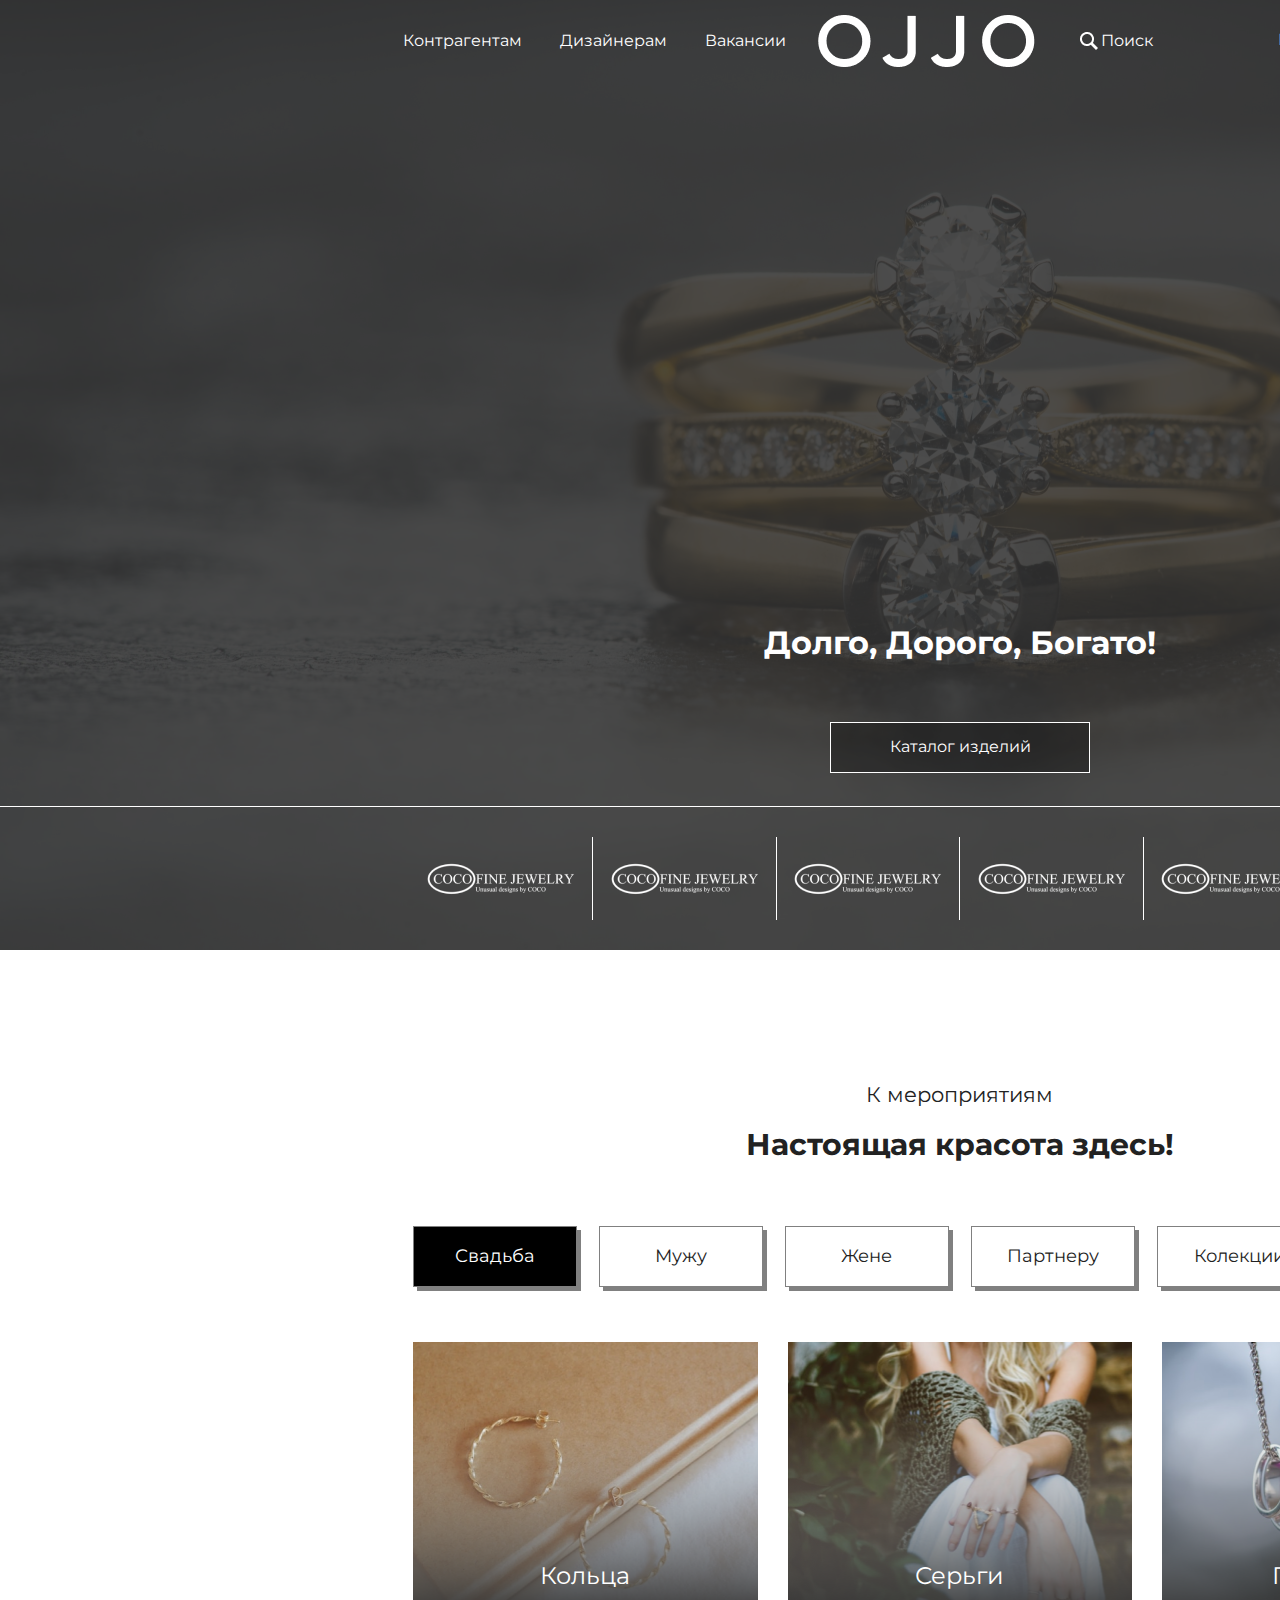
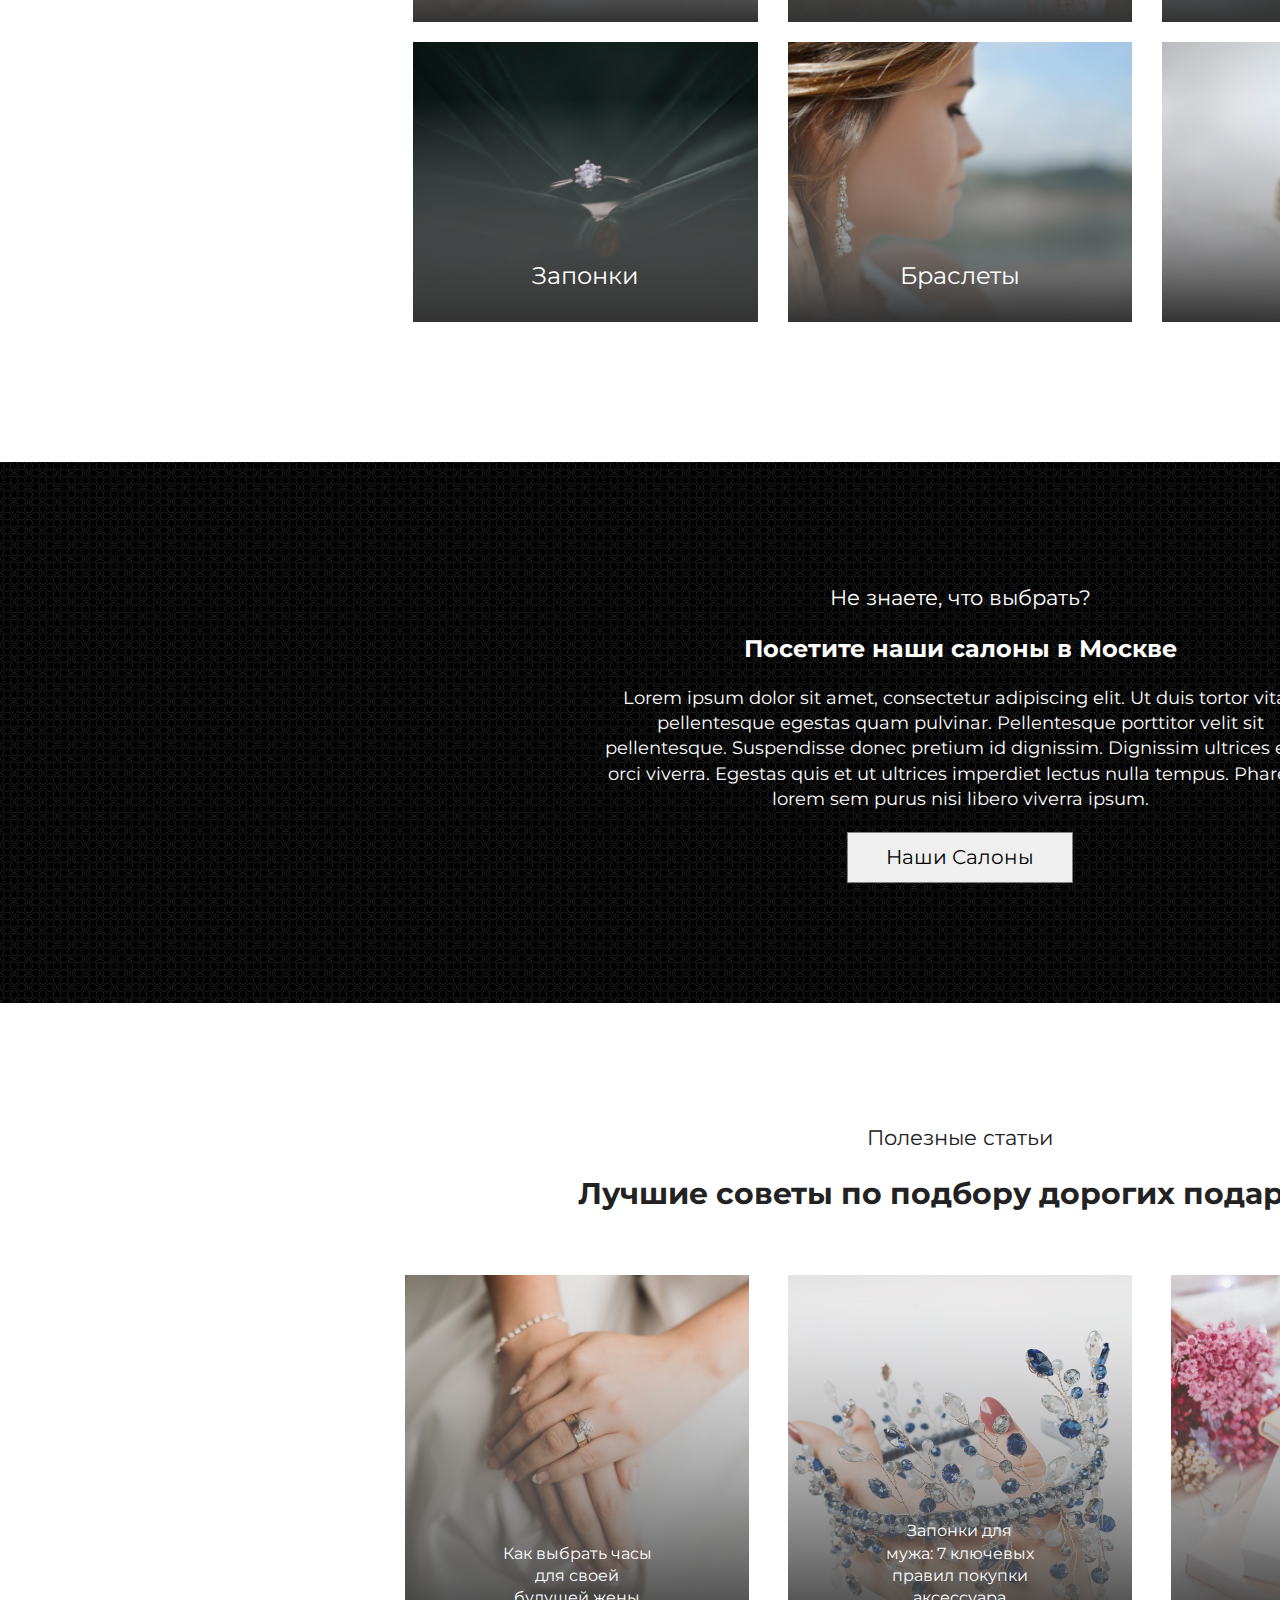
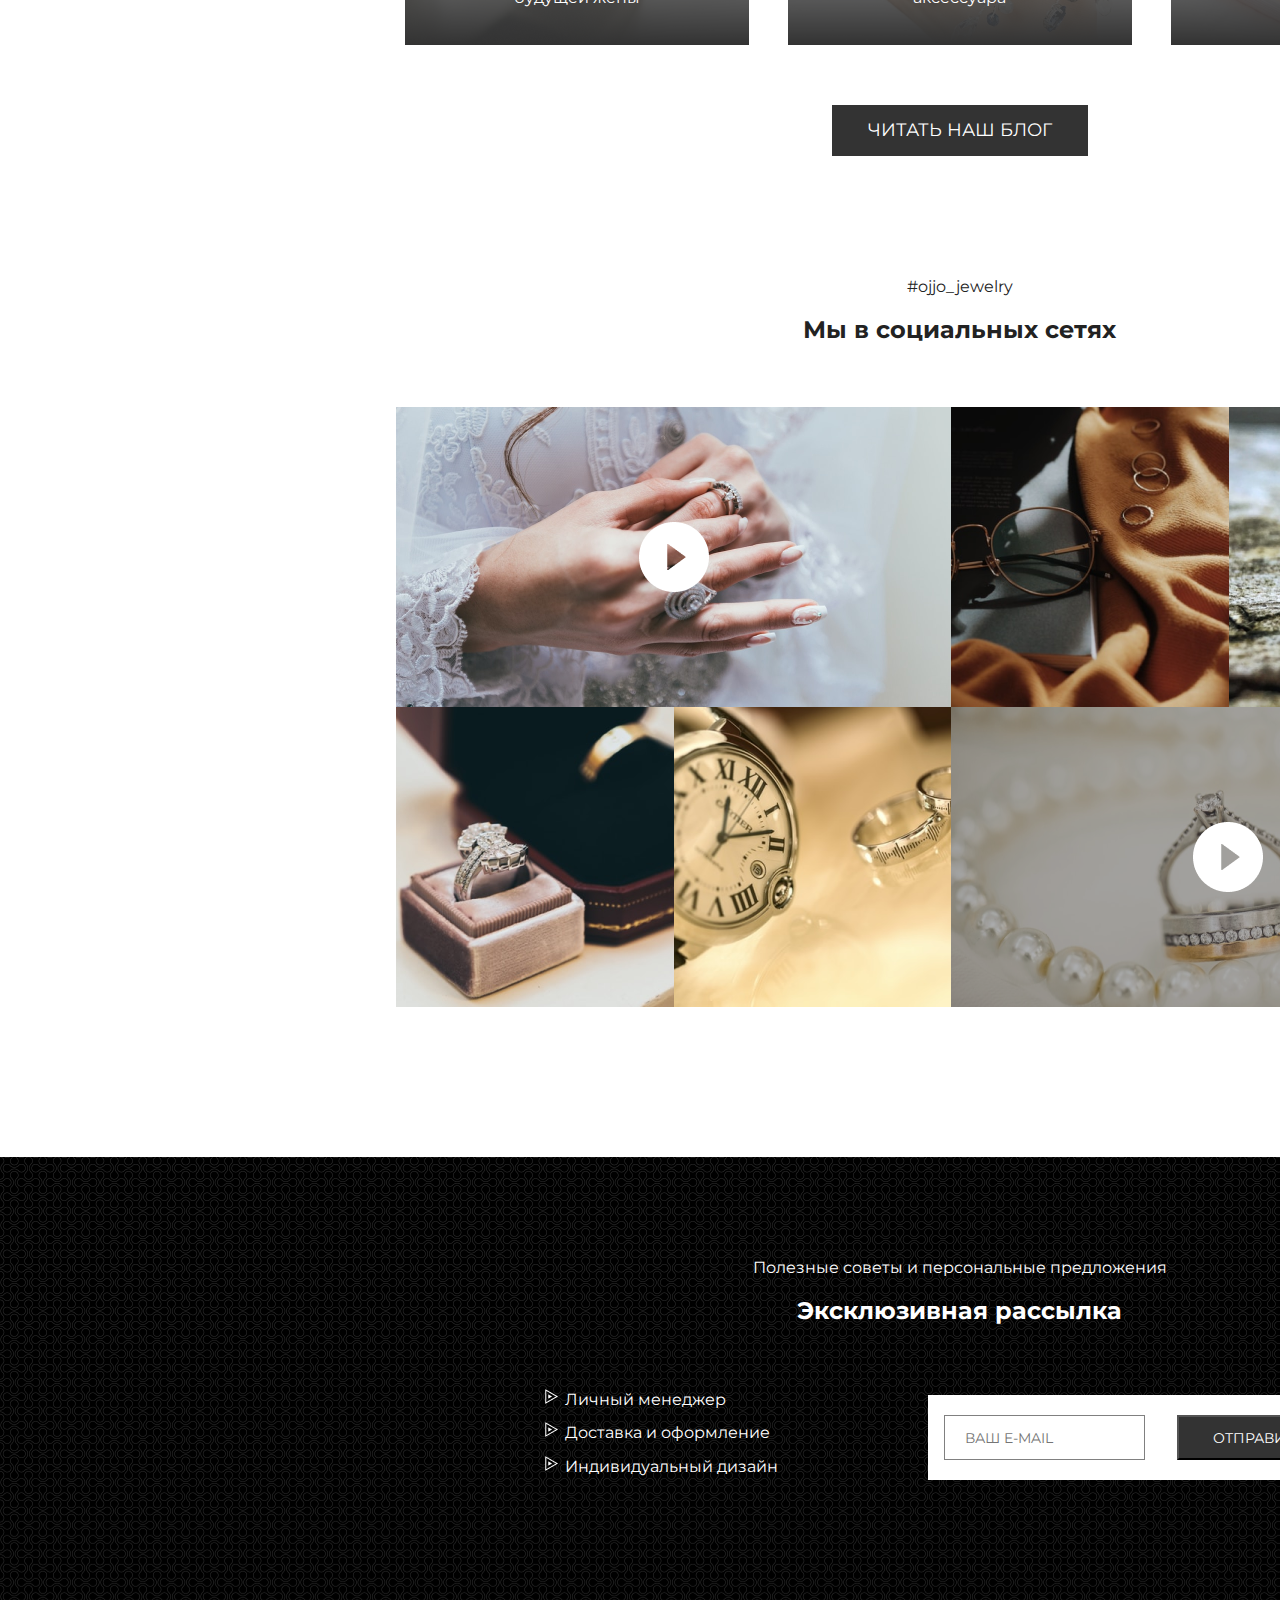
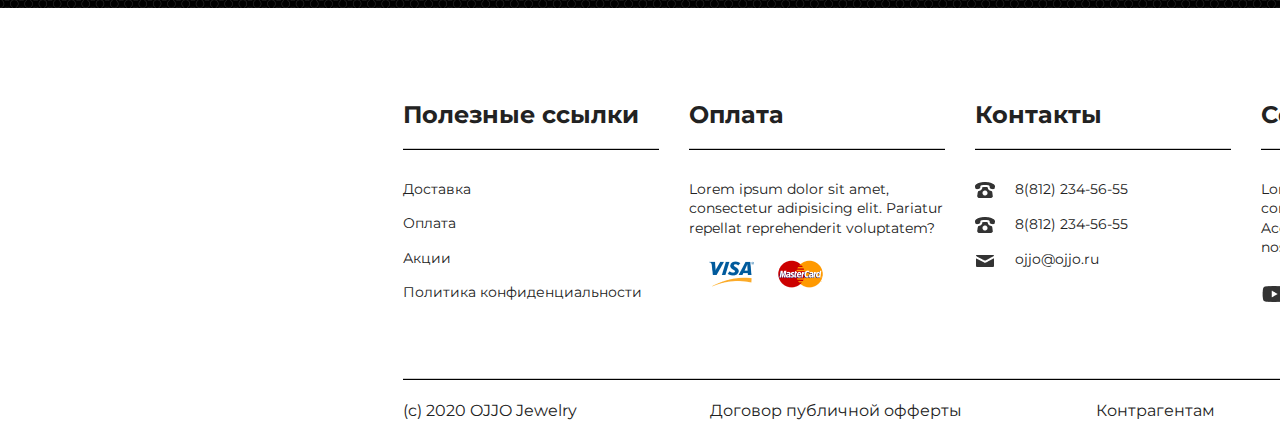
<file: index.html>
<!doctype html>
<html class="no-js" lang="">

<head>
  <meta charset="utf-8">
  <title>Ювелирный магазин - OJJO</title>
  <meta name="description" content="">
  <meta name="viewport" content="width=device-width, initial-scale=1">

  <meta property="og:title" content="">
  <meta property="og:type" content="">
  <meta property="og:url" content="">
  <meta property="og:image" content="">

  <link rel="manifest" href="site.webmanifest">
  <link rel="apple-touch-icon" href="icon.png">
  <!-- Place favicon.ico in the root directory -->

  <link rel="stylesheet" href="css/normalize.css">
  <link rel="stylesheet" href="css/main.css">

  <meta name="theme-color" content="#fafafa">

  <link rel="preconnect" href="https://fonts.googleapis.com">
  <link rel="preconnect" href="https://fonts.gstatic.com" crossorigin>
  <link href="https://fonts.googleapis.com/css2?family=Montserrat:wght@100;300;400;600;700&display=swap" rel="stylesheet">
</head>

<body>

  <div class="box" id="box">
    <header>
      <div class="header-menu">
          <ul>
            <a href="./contragents.html"><li>Контрагентам</li></a>
            <a href="./designers.html"><li>Дизайнерам</li></a>
            <a href="./vacancies.html"><li>Вакансии</li></a>
          </ul>
        <div class="header-logo">
          <img src="./img/index/logo.png" alt="">
        </div>
        <div class="header-tools">
          <div class="search">
            <div id="search"><a href="#"><img src="./img/index/search-icon.png" alt="" class="search-icon"></a></div>
            <input type="text" class="search-query" id="search-query" placeholder="Поиск">
          </div>
          <div class="header-autorization">
            <p><a href="registration.html">Вход/Регистрация</a></p>
            <div class="header-icons">
              <img src="./img/index/user-icon.png" alt="" class="user-icon">
              <a href="./cart.html"><img src="./img/index/like-icon.png" alt="" class="heart-icon"></a>
            </div>
          </div>
        </div>
      </div>
      <div class="header-main">
        <h1 class="header-title"> Долго, Дорого, Богато! </h1>
        <a href="./catalog.html">
          <button class="header-catalog">
            Каталог изделий
          </button>
        </a>
        <div class="partners">
          <div>
            <img src="./img/index/partner.png" alt="" class="header-partner">
            <img src="./img/index/partner.png" alt="" class="header-partner">
            <img src="./img/index/partner.png" alt="" class="header-partner">
            <img src="./img/index/partner.png" alt="" class="header-partner">
            <img src="./img/index/partner.png" alt="" class="header-partner">
            <img src="./img/index/partner.png" alt="" class="header-partner">
          </div>
        </div>
      </div>
    </header>
    <main>
      <div class="main-events">
        <p>К мероприятиям</p>
        <p><strong>Настоящая красота здесь!</strong></p>
        <div class="main-categories">
          <ul>
            <li id="li_category_first" class="category-selected">
              <div class="category ">
                <p>Свадьба</p>
              </div>
            </li>
            <li id="li_category_second">
              <div class="category">
                <p>Мужу</p>
              </div>
            </li>
            <li id="li_category_third">
              <div class="category">
                <p>Жене</p>
              </div>
            </li>
            <li id="li_category_fourth">
              <div class="category">
                <p>Партнеру</p>
              </div>
            </li>
            <li id="li_category_fifth">
              <div class="category">
                <p>Колекции</p>
              </div>
            </li>
            <li id="li_category_sixth">
              <div class="category">
                <p>Редкость</p>
              </div>
            </li>
          </ul>
          <div class="main-catalog" id="main-catalog">
            <div class="catalog catalog-rings"><p>Кольца</p></div>
            <div class="catalog catalog-earrings"><p>Серьги</p></div>
            <div class="catalog catalog-pendants"><p>Подвески</p></div>
            <div class="catalog catalog-cufflinks"><p>Запонки</p></div>
            <div class="catalog catalog-bracelets"><p>Браслеты</p></div>
            <div class="catalog catalog-clocks"><p>Часы</p></div>
          </div>
        </div>
      </div>
      <div class="main-salons">
        <div class="salons-content">
          <p>Не знаете, что выбрать?</p>
          <h2>Посетите наши салоны в Москве</h2>
          <p>Lorem ipsum dolor sit amet, consectetur adipiscing elit. Ut duis tortor vitae pellentesque egestas quam pulvinar. Pellentesque porttitor velit sit pellentesque. Suspendisse donec pretium id dignissim. Dignissim ultrices eget orci viverra. Egestas quis et ut ultrices imperdiet lectus nulla tempus. Pharetra lorem sem purus nisi libero viverra ipsum.</p>
          <a href="./salons.html"><button class="salons">Наши Салоны</button></a>
        </div>
      </div>
      <div class="main-articles">
        <p>Полезные статьи</p>
        <h2>Лучшие советы по подбору дорогих подарков</h2>
        <div class="articles">
          <article>
            <p>Как выбрать часы для своей будущей жены</p>
          </article>
          <article>
            <p>Запонки для мужа: 7 ключевых правил покупки аксессуара</p>
          </article>
          <article>
            <p>Как выбрать обручальные кольца молодоженам</p>
          </article>
        </div>
        <a href="./blog.html"><button>Читать наш блог</button></a>
      </div>
      <div class="main-social">
        <p>#ojjo_jewelry</p>
        <h2>Мы в социальных сетях</h2>
        <div class="social-content">
          <img src="./img/index/social-1.png" alt="">
          <img src="./img/index/social-2.png" alt="">
          <img src="./img/index/social-3.png" alt="">
          <img src="./img/index/social-4.png" alt="">
          <img src="./img/index/social-5.png" alt="">
          <img src="./img/index/social-6.png" alt="">
        </div>
      </div>
      <div class="main-feedback">
        <div class="feedback-content">
          <p>Полезные советы и персональные предложения</p>
          <h2>Эксклюзивная рассылка</h2>
          <div class="mailing">
            <ul>
              <li>Личный менеджер</li>
              <li>Доставка и оформление</li>
              <li>Индивидуальный дизайн</li>
            </ul>
            <div class="sender">
              <input type="text" id="send_input" placeholder="Ваш E-Mail">
              <div id="send"><button>Отправить</button></div>
            </div>
          </div>
        </div>
      </div>
    </main>
    <footer>
      <div class="footer-content">
        <div class="useful-links">
          <h2>Полезные ссылки</h2>
          <hr>
          <ul>
            <li>
              <p>Доставка</p>
            </li>
            <li>
              <p>Оплата</p>
            </li>
            <li>
              <p>Акции</p>
            </li>
            <li>
              <p>Политика конфиденциальности</p>
            </li>
          </ul>
        </div>
        <div class="payment">
          <h2>Оплата</h2>
          <hr>
          <p>Lorem ipsum dolor sit amet, consectetur adipisicing elit. Pariatur repellat reprehenderit voluptatem?</p>
          <div class="payment-imgs">
            <img src="./img/index/visa.png" alt="">
            <img src="./img/index/mastercard.png" alt="">
          </div>
        </div>
        <div class="contacts">
          <h2>Контакты</h2>
          <hr>
          <ul>
            <li>
              <p><img src="./img/index/phone-icon.png" alt="">8(812) 234-56-55</p>
            </li>
            <li>
              <p><img src="./img/index/phone-icon.png" alt="">8(812) 234-56-55</p>
            </li>
            <li>
              <p><img src="./img/index/mail-icon.png" alt="">ojjo@ojjo.ru</p>
            </li>
          </ul>
        </div>
        <div class="social">
          <h2>Социальные сети</h2>
          <hr>
          <p>Lorem ipsum dolor sit amet, consectetur adipisicing elit. Accusantium ducimus nihil nostrum!</p>
          <div class="social-imgs">
            <img src="./img/index/yt-icon.png" alt="">
            <img src="./img/index/vk-icon.png" alt="">
            <img src="./img/index/fc-icon.png" alt="">
            <img src="./img/index/tg-icon.png" alt="">
            <img src="./img/index/etsy-icon.png" alt="">
          </div>
        </div>
      </div>
      <hr>
      <div class="footer-info">
        <p>(c) 2020 OJJO Jewelry</p>
        <p>Договор публичной офферты</p>
        <p>Контрагентам</p>
        <p><b>Сделано Figma.info</b></p>
      </div>
    </footer>
  </div>





  <script src="js/vendor/modernizr-3.11.2.min.js"></script>
  <script src="js/plugins.js"></script>
  <script src="js/mailing.js"></script>
  <script src="js/search.js"></script>
  <script src="js/categories.js"></script>
  <script src="js/intro.js"></script>

  <!-- Google Analytics: change UA-XXXXX-Y to be your site's ID. -->
  <script>
    window.ga = function () { ga.q.push(arguments) }; ga.q = []; ga.l = +new Date;
    ga('create', 'UA-XXXXX-Y', 'auto'); ga('set', 'anonymizeIp', true); ga('set', 'transport', 'beacon'); ga('send', 'pageview')
  </script>
  <script src="https://www.google-analytics.com/analytics.js" async></script>
</body>

</html>
</file>
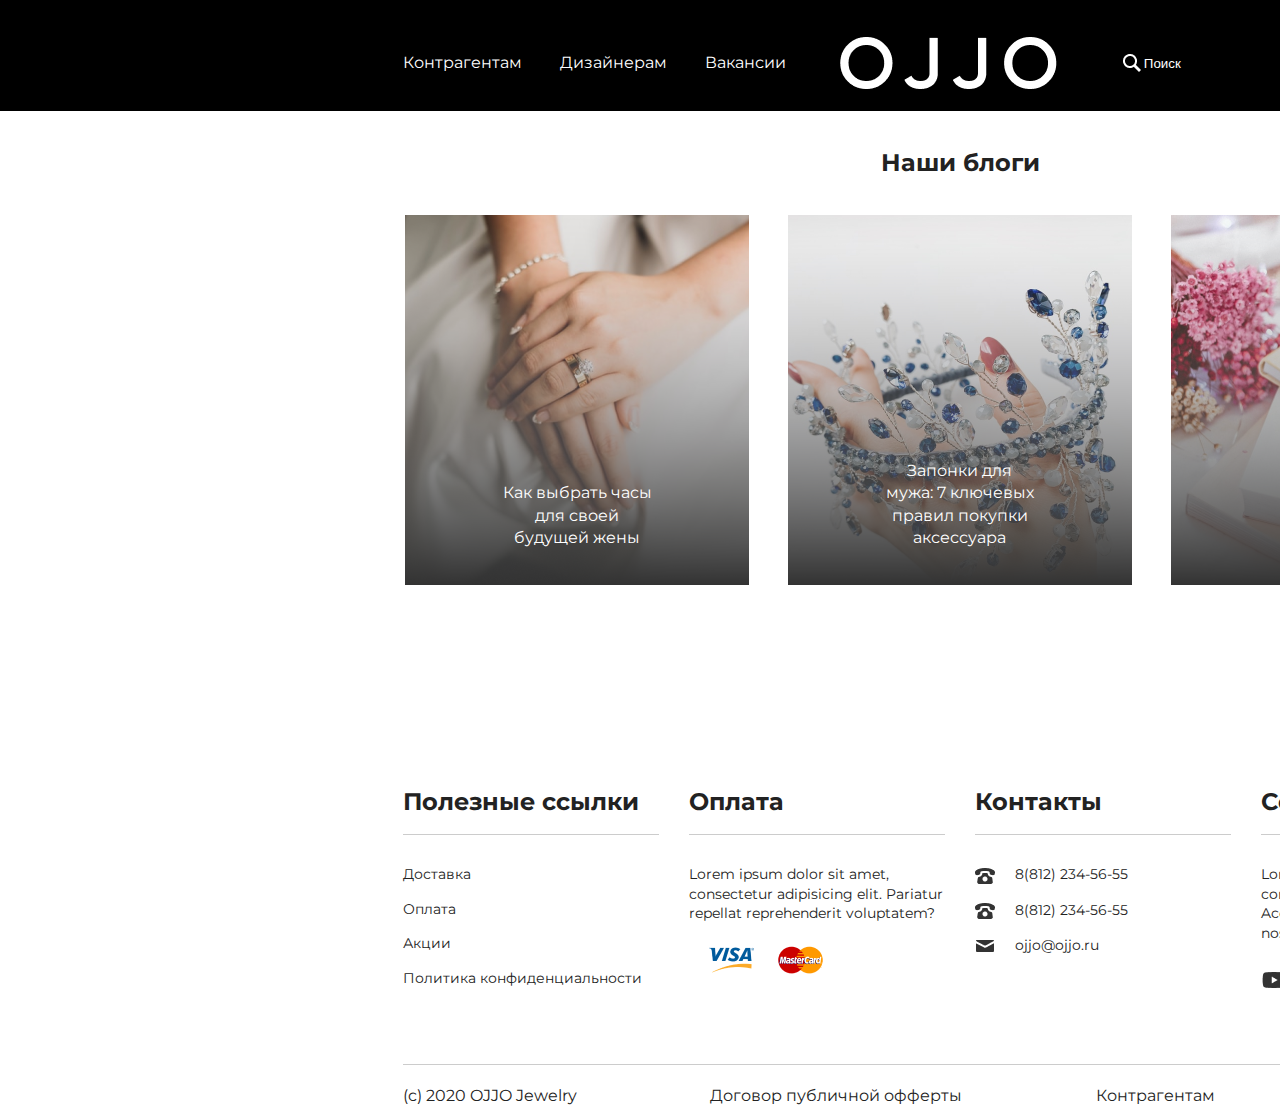
<file: blog.html>
<!DOCTYPE html>
<html lang="en">
<head>
  <meta charset="UTF-8">
  <title>Блоги - OJJO</title>

  <link rel="stylesheet" href="./css/main.css">
  <link rel="stylesheet" href="./css/blog.css">
</head>
<body>
  <div class="box" id="box">
    <header>

      <div class="header-menu">
          <ul>
            <a href="./contragents.html"><li>Контрагентам</li></a>
            <a href="./designers.html"><li>Дизайнерам</li></a>
            <a href="./vacancies.html"><li>Вакансии</li></a>
          </ul>
        <div class="header-logo">
          <a href="./index.html"><img src="./img/index/logo.png" alt=""></a>
        </div>
        <div class="header-tools">
          <div class="search">
            <div id="search"><a href="#"><img src="./img/index/search-icon.png" alt="" class="search-icon"></a></div>
            <input type="text" class="search-query" id="search-query" placeholder="Поиск">
          </div>
          <div class="header-autorization">
            <p>Вход/Регистрация</p>
            <div class="header-icons">
              <img src="./img/index/user-icon.png" alt="" class="user-icon">
              <a href="./cart.html"><img src="./img/index/like-icon.png" alt="" class="heart-icon"></a>

            </div>
          </div>
        </div>
      </div>
    </header>
    <main>
      <h2>Наши блоги</h2>
      <div class="main-blogs">
        <div class="articles">
          <article>
            <p>Как выбрать часы для своей будущей жены</p>
          </article>
          <article>
            <p>Запонки для мужа: 7 ключевых правил покупки аксессуара</p>
          </article>
          <article>
            <p>Как выбрать обручальные кольца молодоженам</p>
          </article>
        </div>
      </div>
    </main>
    <footer>
      <div class="footer-content">
        <div class="useful-links">
          <h2>Полезные ссылки</h2>
          <hr>
          <ul>
            <li>
              <p>Доставка</p>
            </li>
            <li>
              <p>Оплата</p>
            </li>
            <li>
              <p>Акции</p>
            </li>
            <li>
              <p>Политика конфиденциальности</p>
            </li>
          </ul>
        </div>
        <div class="payment">
          <h2>Оплата</h2>
          <hr>
          <p>Lorem ipsum dolor sit amet, consectetur adipisicing elit. Pariatur repellat reprehenderit voluptatem?</p>
          <div class="payment-imgs">
            <img src="./img/index/visa.png" alt="">
            <img src="./img/index/mastercard.png" alt="">
          </div>
        </div>
        <div class="contacts">
          <h2>Контакты</h2>
          <hr>
          <ul>
            <li>
              <p><img src="./img/index/phone-icon.png" alt="">8(812) 234-56-55</p>
            </li>
            <li>
              <p><img src="./img/index/phone-icon.png" alt="">8(812) 234-56-55</p>
            </li>
            <li>
              <p><img src="./img/index/mail-icon.png" alt="">ojjo@ojjo.ru</p>
            </li>
          </ul>
        </div>
        <div class="social">
          <h2>Социальные сети</h2>
          <hr>
          <p>Lorem ipsum dolor sit amet, consectetur adipisicing elit. Accusantium ducimus nihil nostrum!</p>
          <div class="social-imgs">
            <img src="./img/index/yt-icon.png" alt="">
            <img src="./img/index/vk-icon.png" alt="">
            <img src="./img/index/fc-icon.png" alt="">
            <img src="./img/index/tg-icon.png" alt="">
            <img src="./img/index/etsy-icon.png" alt="">
          </div>
        </div>
      </div>
      <hr>
      <div class="footer-info">
        <p>(c) 2020 OJJO Jewelry</p>
        <p>Договор публичной офферты</p>
        <p>Контрагентам</p>
        <p><b>Сделано Figma.info</b></p>
      </div>
    </footer>
  </div>


  <script src="./js/intro.js"></script>
</body>
</html>
</file>
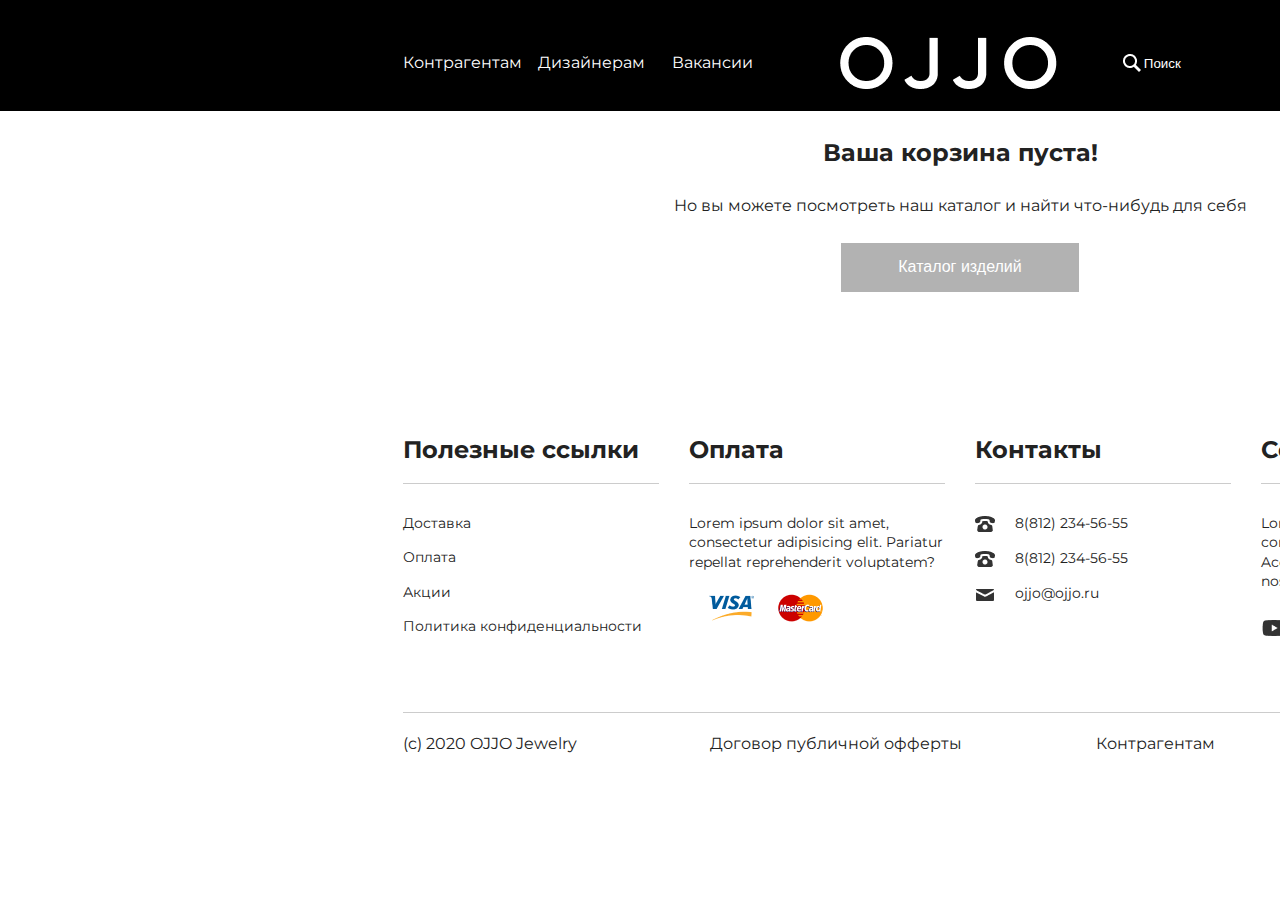
<file: cart.html>
<!DOCTYPE html>
<html lang="en">
<head>
  <meta charset="UTF-8">
  <title>Корзина - OJJO</title>
  <link rel="stylesheet" href="./css/main.css">
  <link rel="stylesheet" href="./css/cart.css">

</head>
<body>
  <div class="box" id="box">
    <header>
      <div class="header-menu">
          <ul>
            <a href="./contragents.html"><li>Контрагентам</li></a>
            <a href="./designers.html"><li>Дизайнерам</li></a>
            <a href="./vacancies.html"><li>Вакансии</li></a>
          </ul>
        <div class="header-logo">
          <a href="./index.html"><img src="./img/index/logo.png" alt=""></a>
        </div>
        <div class="header-tools">
          <div class="search">
            <div id="search"><a href="#"><img src="./img/index/search-icon.png" alt="" class="search-icon"></a></div>
            <input type="text" class="search-query" id="search-query" placeholder="Поиск">
          </div>
          <div class="header-autorization">
            <p>Вход/Регистрация</p>
            <div class="header-icons">
              <img src="./img/index/user-icon.png" alt="" class="user-icon">
              <img src="./img/index/like-icon.png" alt="" class="heart-icon">
            </div>
          </div>
        </div>
      </div>
    </header>
    <main>
      <h2>Ваша корзина пуста!</h2>
      <p>Но вы можете посмотреть наш каталог и найти что-нибудь для себя</p>
      <a href="./catalog.html">
        <button class="header-catalog">
          Каталог изделий
        </button>
      </a>
    </main>
    <footer>
      <div class="footer-content">
        <div class="useful-links">
          <h2>Полезные ссылки</h2>
          <hr>
          <ul>
            <li>
              <p>Доставка</p>
            </li>
            <li>
              <p>Оплата</p>
            </li>
            <li>
              <p>Акции</p>
            </li>
            <li>
              <p>Политика конфиденциальности</p>
            </li>
          </ul>
        </div>
        <div class="payment">
          <h2>Оплата</h2>
          <hr>
          <p>Lorem ipsum dolor sit amet, consectetur adipisicing elit. Pariatur repellat reprehenderit voluptatem?</p>
          <div class="payment-imgs">
            <img src="./img/index/visa.png" alt="">
            <img src="./img/index/mastercard.png" alt="">
          </div>
        </div>
        <div class="contacts">
          <h2>Контакты</h2>
          <hr>
          <ul>
            <li>
              <p><img src="./img/index/phone-icon.png" alt="">8(812) 234-56-55</p>
            </li>
            <li>
              <p><img src="./img/index/phone-icon.png" alt="">8(812) 234-56-55</p>
            </li>
            <li>
              <p><img src="./img/index/mail-icon.png" alt="">ojjo@ojjo.ru</p>
            </li>
          </ul>
        </div>
        <div class="social">
          <h2>Социальные сети</h2>
          <hr>
          <p>Lorem ipsum dolor sit amet, consectetur adipisicing elit. Accusantium ducimus nihil nostrum!</p>
          <div class="social-imgs">
            <img src="./img/index/yt-icon.png" alt="">
            <img src="./img/index/vk-icon.png" alt="">
            <img src="./img/index/fc-icon.png" alt="">
            <img src="./img/index/tg-icon.png" alt="">
            <img src="./img/index/etsy-icon.png" alt="">
          </div>
        </div>
      </div>
      <hr>
      <div class="footer-info">
        <p>(c) 2020 OJJO Jewelry</p>
        <p>Договор публичной офферты</p>
        <p>Контрагентам</p>
        <p><b>Сделано Figma.info</b></p>
      </div>
    </footer>
  </div>

  <script src="js/intro.js"></script>
</body>
</html>
</file>
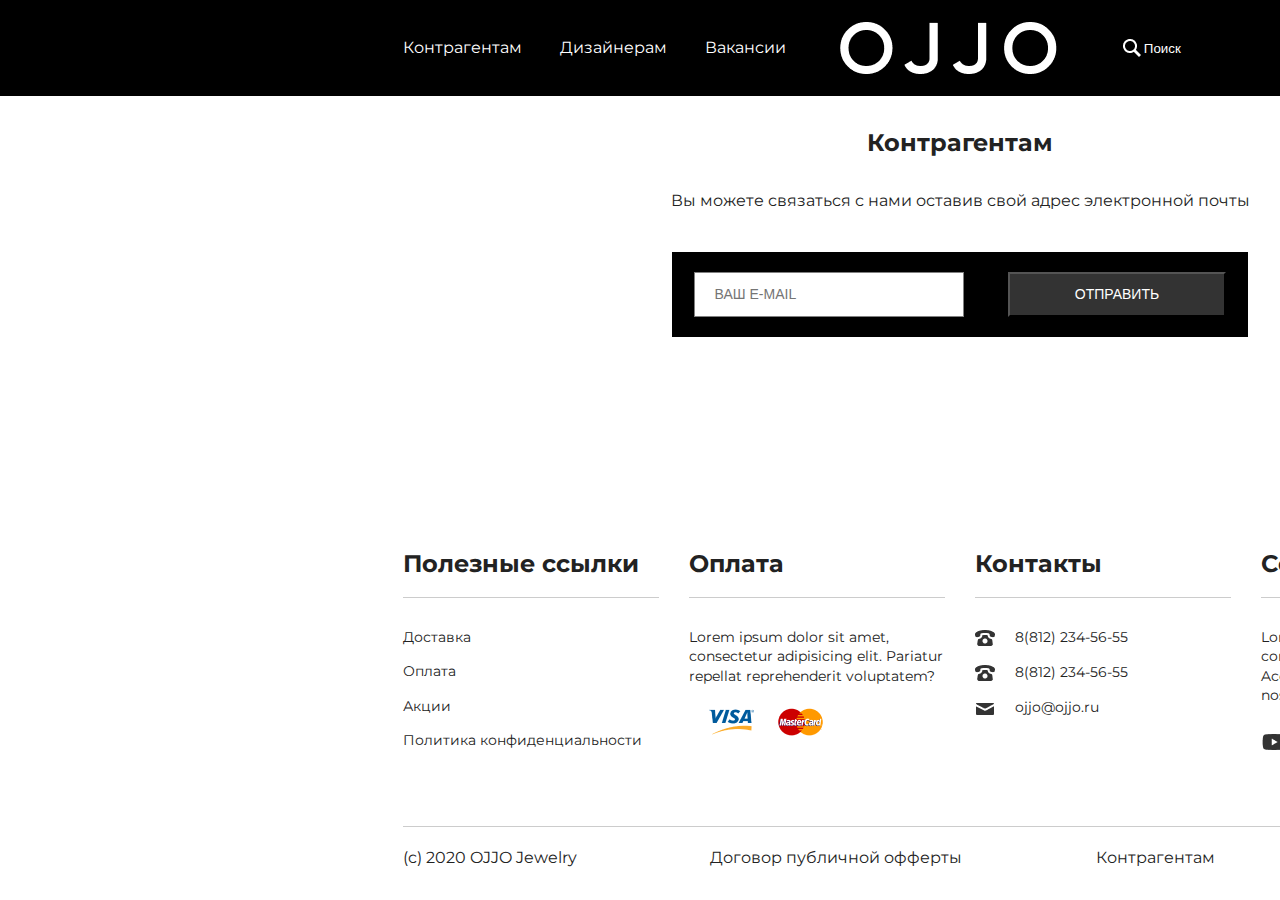
<file: contragents.html>
<!DOCTYPE html>
<html lang="en">
<head>
  <meta charset="UTF-8">
  <title>Контрагентам - OJJO</title>
  <link href="https://fonts.googleapis.com/css2?family=Montserrat:wght@100;300;400;600;700&display=swap" rel="stylesheet">

  <link rel="stylesheet" href="./css/main.css">
  <link rel="stylesheet" href="./css/contragents.css">
</head>
<body>
  <div class="box" id="box">
    <header>
      <div class="header-menu">
          <ul>
            <a href="./contragents.html"><li>Контрагентам</li></a>
            <a href="./designers.html"><li>Дизайнерам</li></a>
            <a href="./vacancies.html"><li>Вакансии</li></a>
          </ul>
        <div class="header-logo">
          <a href="./index.html"><img src="./img/index/logo.png" alt=""></a>
        </div>
        <div class="header-tools">
          <div class="search">
            <div id="search"><a href="#"><img src="./img/index/search-icon.png" alt="" class="search-icon"></a></div>
            <input type="text" class="search-query" id="search-query" placeholder="Поиск">
          </div>
          <div class="header-autorization">
            <p>Вход/Регистрация</p>
            <div class="header-icons">
              <img src="./img/index/user-icon.png" alt="" class="user-icon">
              <img src="./img/index/like-icon.png" alt="" class="heart-icon">
            </div>
          </div>
        </div>
      </div>
    </header>
    <main>
      <h2>Контрагентам</h2>
      <p>Вы можете связаться с нами оставив свой адрес электронной почты</p>
      <div class="sender">
        <input type="text" id="send_input" placeholder="Ваш E-Mail">
        <div id="send"><button>Отправить</button></div>
      </div>
      <p id="send-feedback"></p>
    </main>
    <footer>
      <div class="footer-content">
        <div class="useful-links">
          <h2>Полезные ссылки</h2>
          <hr>
          <ul>
            <li>
              <p>Доставка</p>
            </li>
            <li>
              <p>Оплата</p>
            </li>
            <li>
              <p>Акции</p>
            </li>
            <li>
              <p>Политика конфиденциальности</p>
            </li>
          </ul>
        </div>
        <div class="payment">
          <h2>Оплата</h2>
          <hr>
          <p>Lorem ipsum dolor sit amet, consectetur adipisicing elit. Pariatur repellat reprehenderit voluptatem?</p>
          <div class="payment-imgs">
            <img src="./img/index/visa.png" alt="">
            <img src="./img/index/mastercard.png" alt="">
          </div>
        </div>
        <div class="contacts">
          <h2>Контакты</h2>
          <hr>
          <ul>
            <li>
              <p><img src="./img/index/phone-icon.png" alt="">8(812) 234-56-55</p>
            </li>
            <li>
              <p><img src="./img/index/phone-icon.png" alt="">8(812) 234-56-55</p>
            </li>
            <li>
              <p><img src="./img/index/mail-icon.png" alt="">ojjo@ojjo.ru</p>
            </li>
          </ul>
        </div>
        <div class="social">
          <h2>Социальные сети</h2>
          <hr>
          <p>Lorem ipsum dolor sit amet, consectetur adipisicing elit. Accusantium ducimus nihil nostrum!</p>
          <div class="social-imgs">
            <img src="./img/index/yt-icon.png" alt="">
            <img src="./img/index/vk-icon.png" alt="">
            <img src="./img/index/fc-icon.png" alt="">
            <img src="./img/index/tg-icon.png" alt="">
            <img src="./img/index/etsy-icon.png" alt="">
          </div>
        </div>
      </div>
      <hr>
      <div class="footer-info">
        <p>(c) 2020 OJJO Jewelry</p>
        <p>Договор публичной офферты</p>
        <p>Контрагентам</p>
        <p><b>Сделано Figma.info</b></p>
      </div>
    </footer>
  </div>

  <script src="./js/intro.js"></script>
</body>
</html>
</file>
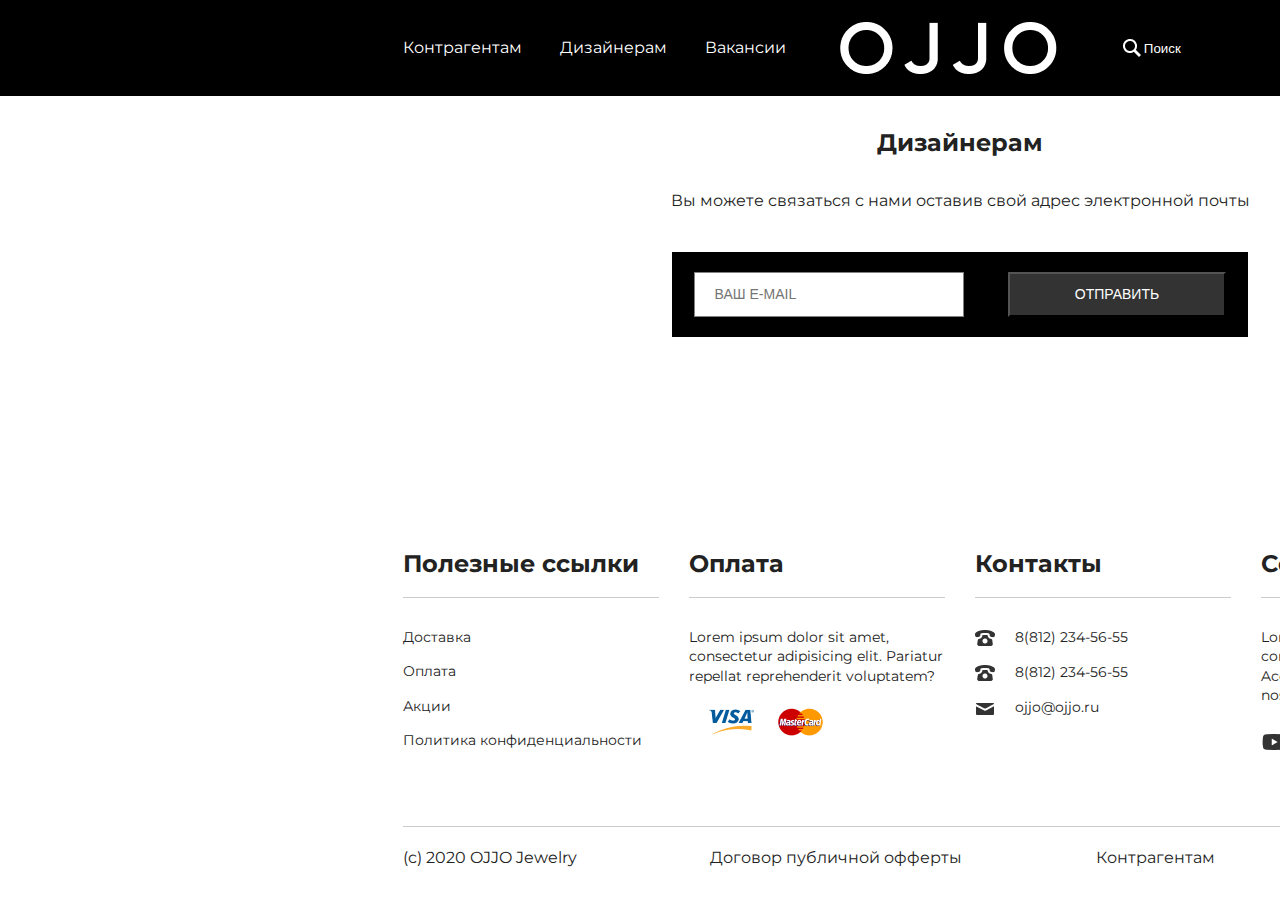
<file: designers.html>
<!DOCTYPE html>
<html lang="en">
<head>
  <meta charset="UTF-8">
  <title>Дизайнерам - OJJO</title>
  <link rel="stylesheet" href="./css/main.css">
  <link rel="stylesheet" href="./css/contragents.css">
  <link rel="stylesheet" href="./css/designers.css">


</head>
<body>
  <div class="box" id="box">
    <header>
      <div class="header-menu">
          <ul>
            <a href="./contragents.html"><li>Контрагентам</li></a>
            <a href="./designers.html"><li>Дизайнерам</li></a>
            <a href="./vacancies.html"><li>Вакансии</li></a>
          </ul>
        <div class="header-logo">
          <a href="./index.html"><img src="./img/index/logo.png" alt=""></a>
        </div>
        <div class="header-tools">
          <div class="search">
            <div id="search"><a href="#"><img src="./img/index/search-icon.png" alt="" class="search-icon"></a></div>
            <input type="text" class="search-query" id="search-query" placeholder="Поиск">
          </div>
          <div class="header-autorization">
            <p>Вход/Регистрация</p>
            <div class="header-icons">
              <img src="./img/index/user-icon.png" alt="" class="user-icon">
              <img src="./img/index/like-icon.png" alt="" class="heart-icon">
            </div>
          </div>
        </div>
      </div>
    </header>
    <main>
      <h2>Дизайнерам</h2>
      <p>Вы можете связаться с нами оставив свой адрес электронной почты</p>
      <div class="sender">
        <input type="text" id="send_input" placeholder="Ваш E-Mail">
        <div id="send"><button>Отправить</button></div>
      </div>
      <p id="send-feedback"></p>
    </main>
    <footer>
      <div class="footer-content">
        <div class="useful-links">
          <h2>Полезные ссылки</h2>
          <hr>
          <ul>
            <li>
              <p>Доставка</p>
            </li>
            <li>
              <p>Оплата</p>
            </li>
            <li>
              <p>Акции</p>
            </li>
            <li>
              <p>Политика конфиденциальности</p>
            </li>
          </ul>
        </div>
        <div class="payment">
          <h2>Оплата</h2>
          <hr>
          <p>Lorem ipsum dolor sit amet, consectetur adipisicing elit. Pariatur repellat reprehenderit voluptatem?</p>
          <div class="payment-imgs">
            <img src="./img/index/visa.png" alt="">
            <img src="./img/index/mastercard.png" alt="">
          </div>
        </div>
        <div class="contacts">
          <h2>Контакты</h2>
          <hr>
          <ul>
            <li>
              <p><img src="./img/index/phone-icon.png" alt="">8(812) 234-56-55</p>
            </li>
            <li>
              <p><img src="./img/index/phone-icon.png" alt="">8(812) 234-56-55</p>
            </li>
            <li>
              <p><img src="./img/index/mail-icon.png" alt="">ojjo@ojjo.ru</p>
            </li>
          </ul>
        </div>
        <div class="social">
          <h2>Социальные сети</h2>
          <hr>
          <p>Lorem ipsum dolor sit amet, consectetur adipisicing elit. Accusantium ducimus nihil nostrum!</p>
          <div class="social-imgs">
            <img src="./img/index/yt-icon.png" alt="">
            <img src="./img/index/vk-icon.png" alt="">
            <img src="./img/index/fc-icon.png" alt="">
            <img src="./img/index/tg-icon.png" alt="">
            <img src="./img/index/etsy-icon.png" alt="">
          </div>
        </div>
      </div>
      <hr>
      <div class="footer-info">
        <p>(c) 2020 OJJO Jewelry</p>
        <p>Договор публичной офферты</p>
        <p>Контрагентам</p>
        <p><b>Сделано Figma.info</b></p>
      </div>
    </footer>
  </div>

  <script src="./js/intro.js"></script>
  <script src="js/designers.js"></script>
</body>
</html>
</file>
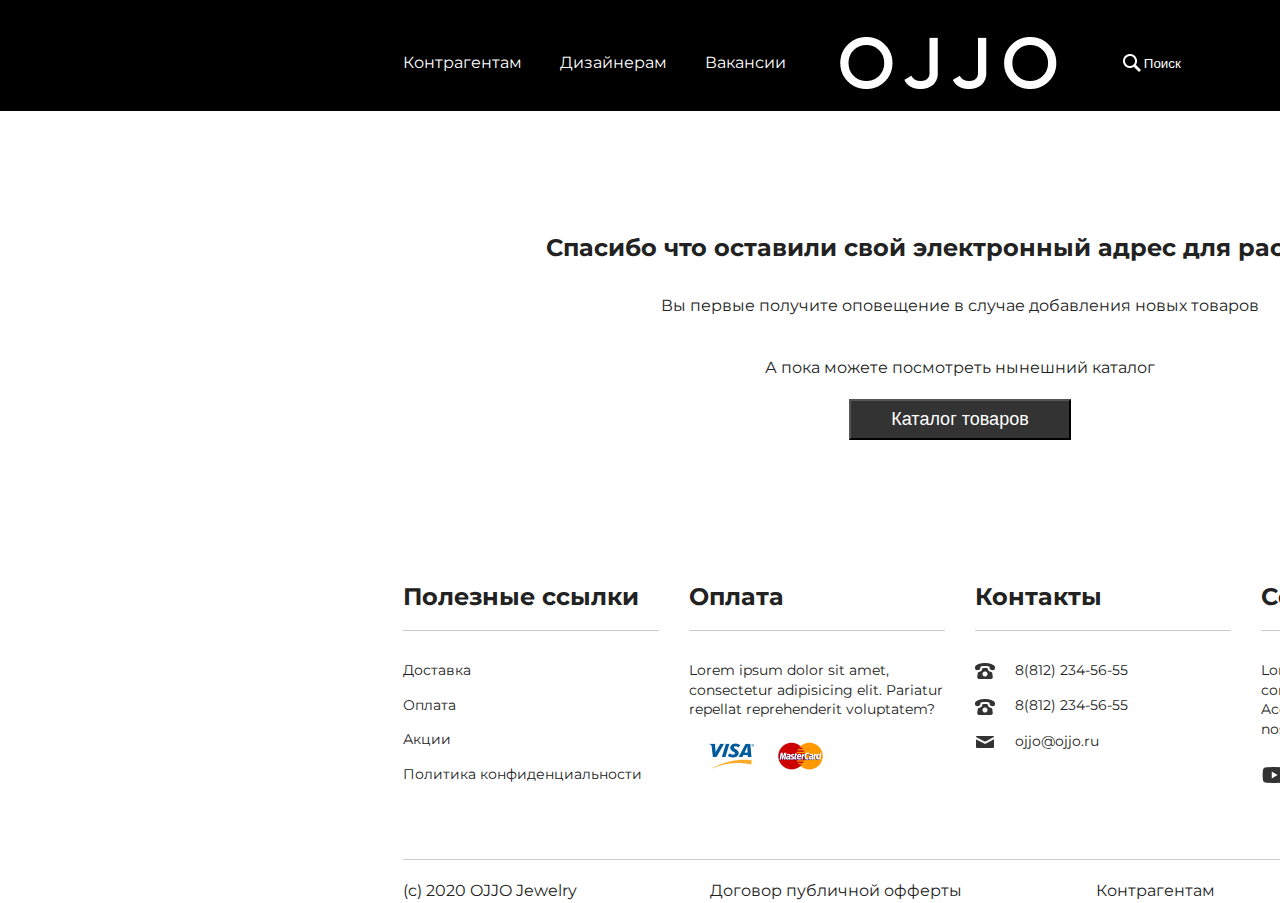
<file: mailing.html>
<!doctype html>
<html lang="en">
<head>
  <meta charset="UTF-8">
  <meta name="viewport"
        content="width=device-width, user-scalable=no, initial-scale=1.0, maximum-scale=1.0, minimum-scale=1.0">
  <meta http-equiv="X-UA-Compatible" content="ie=edge">
  <title>Рассылка - OJJO</title>
  <link rel="stylesheet" href="css/main.css">
  <link rel="stylesheet" href="css/mailing.css">
</head>
<body>
  <div class="box" id="box">
    <header>
      <div class="header-menu">
          <ul>
            <a href="./contragents.html"><li>Контрагентам</li></a>
            <a href="./designers.html"><li>Дизайнерам</li></a>
            <a href="./vacancies.html"><li>Вакансии</li></a>
          </ul>
        <div class="header-logo">
          <a href="./index.html"><img src="./img/index/logo.png" alt=""></a>
        </div>
        <div class="header-tools">
          <div class="search">
            <div id="search"><a href="#"><img src="./img/index/search-icon.png" alt="" class="search-icon"></a></div>
            <input type="text" class="search-query" id="search-query" placeholder="Поиск">
          </div>
          <div class="header-autorization">
            <p>Вход/Регистрация</p>
            <div class="header-icons">
              <img src="./img/index/user-icon.png" alt="" class="user-icon">
              <a href="./cart.html"><img src="./img/index/like-icon.png" alt="" class="heart-icon"></a>
            </div>
          </div>
        </div>
      </div>
    </header>
    <main>
      <div class="main-thanks">
        <h2>Спасибо что оставили свой электронный адрес для рассылки!</h2>
        <p>Вы первые получите оповещение в случае добавления новых товаров</p>
      </div>
      <div class="main-redirect">
        <p>А пока можете посмотреть нынешний каталог</p>
        <a href="./catalog.html"><button>Каталог товаров</button></a>
      </div>
    </main>
    <footer>
      <div class="footer-content">
        <div class="useful-links">
          <h2>Полезные ссылки</h2>
          <hr>
          <ul>
            <li>
              <p>Доставка</p>
            </li>
            <li>
              <p>Оплата</p>
            </li>
            <li>
              <p>Акции</p>
            </li>
            <li>
              <p>Политика конфиденциальности</p>
            </li>
          </ul>
        </div>
        <div class="payment">
          <h2>Оплата</h2>
          <hr>
          <p>Lorem ipsum dolor sit amet, consectetur adipisicing elit. Pariatur repellat reprehenderit voluptatem?</p>
          <div class="payment-imgs">
            <img src="./img/index/visa.png" alt="">
            <img src="./img/index/mastercard.png" alt="">
          </div>
        </div>
        <div class="contacts">
          <h2>Контакты</h2>
          <hr>
          <ul>
            <li>
              <p><img src="./img/index/phone-icon.png" alt="">8(812) 234-56-55</p>
            </li>
            <li>
              <p><img src="./img/index/phone-icon.png" alt="">8(812) 234-56-55</p>
            </li>
            <li>
              <p><img src="./img/index/mail-icon.png" alt="">ojjo@ojjo.ru</p>
            </li>
          </ul>
        </div>
        <div class="social">
          <h2>Социальные сети</h2>
          <hr>
          <p>Lorem ipsum dolor sit amet, consectetur adipisicing elit. Accusantium ducimus nihil nostrum!</p>
          <div class="social-imgs">
            <img src="./img/index/yt-icon.png" alt="">
            <img src="./img/index/vk-icon.png" alt="">
            <img src="./img/index/fc-icon.png" alt="">
            <img src="./img/index/tg-icon.png" alt="">
            <img src="./img/index/etsy-icon.png" alt="">
          </div>
        </div>
      </div>
      <hr>
      <div class="footer-info">
        <p>(c) 2020 OJJO Jewelry</p>
        <p>Договор публичной офферты</p>
        <p>Контрагентам</p>
        <p><b>Сделано Figma.info</b></p>
      </div>
    </footer>
  </div>


  <script src="./js/search.js" ></script>
  <script src="./js/intro.js"></script>
</body>
</html>
</file>
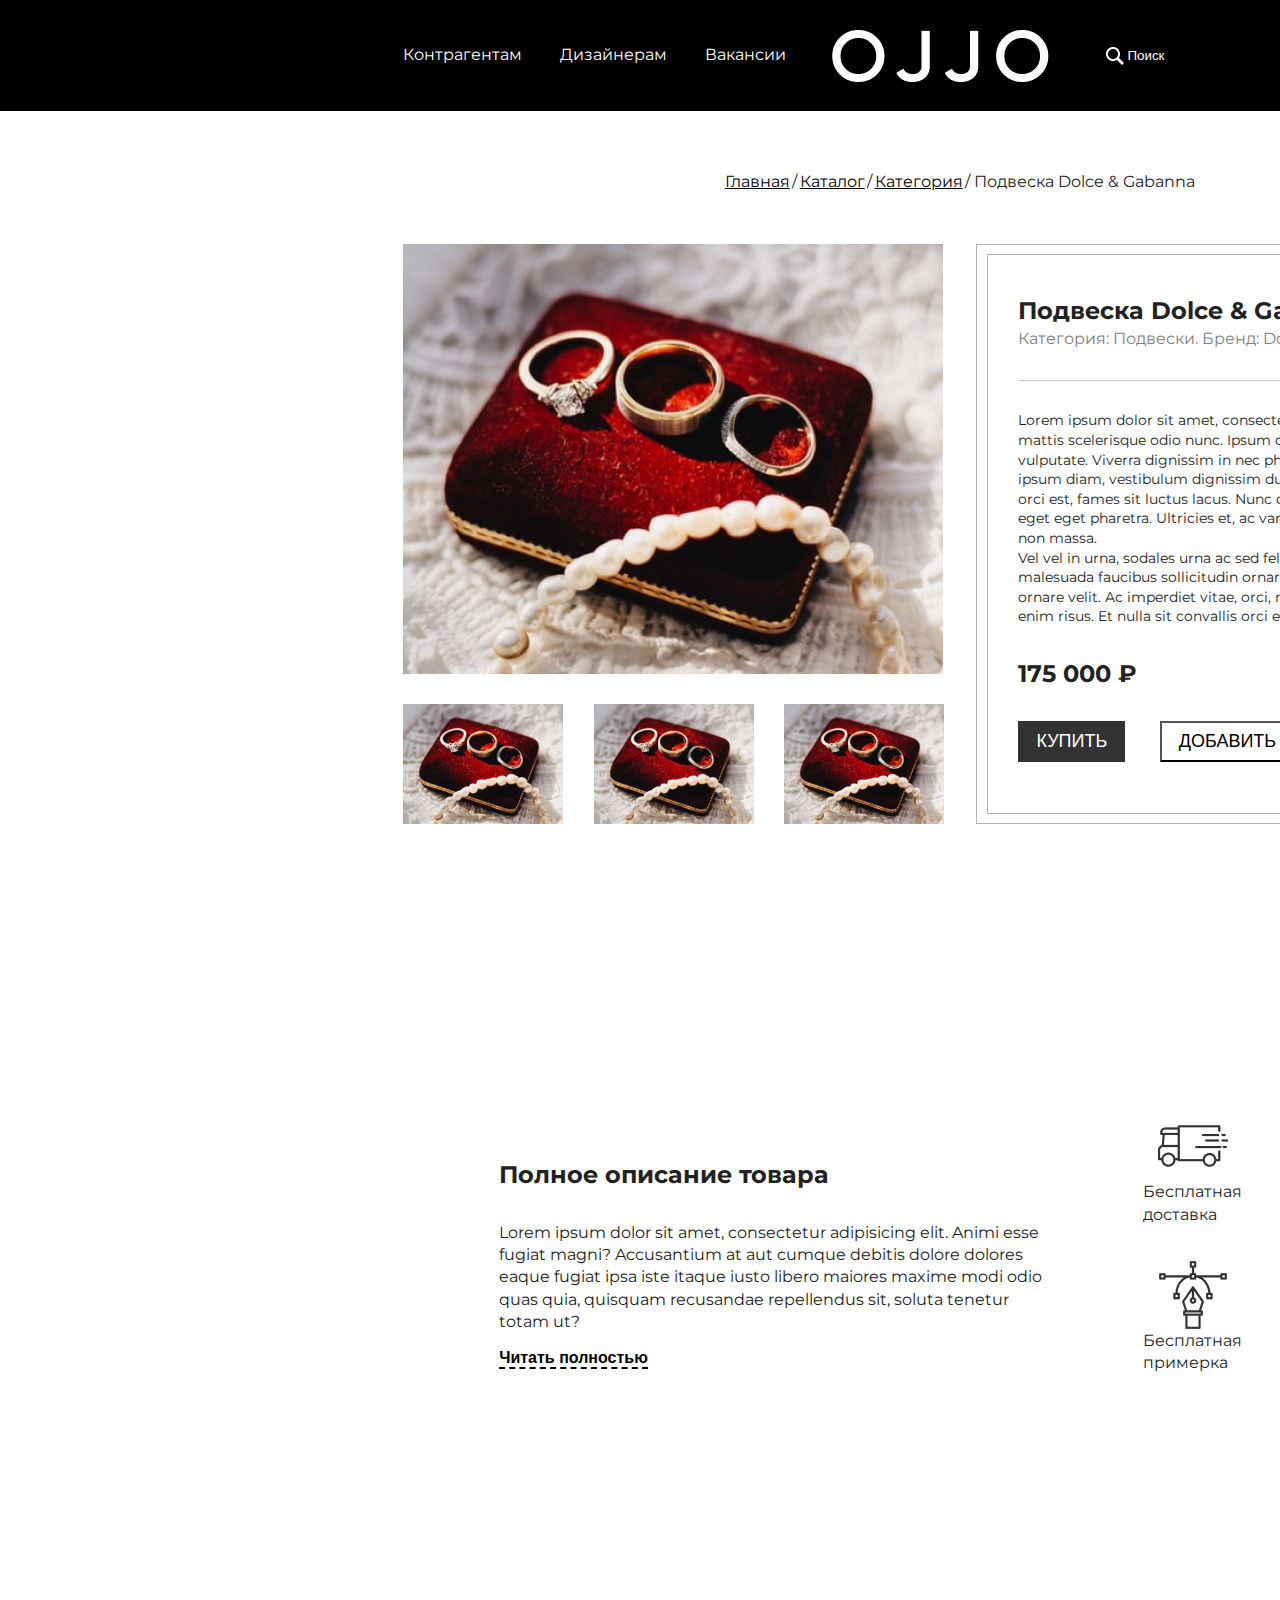
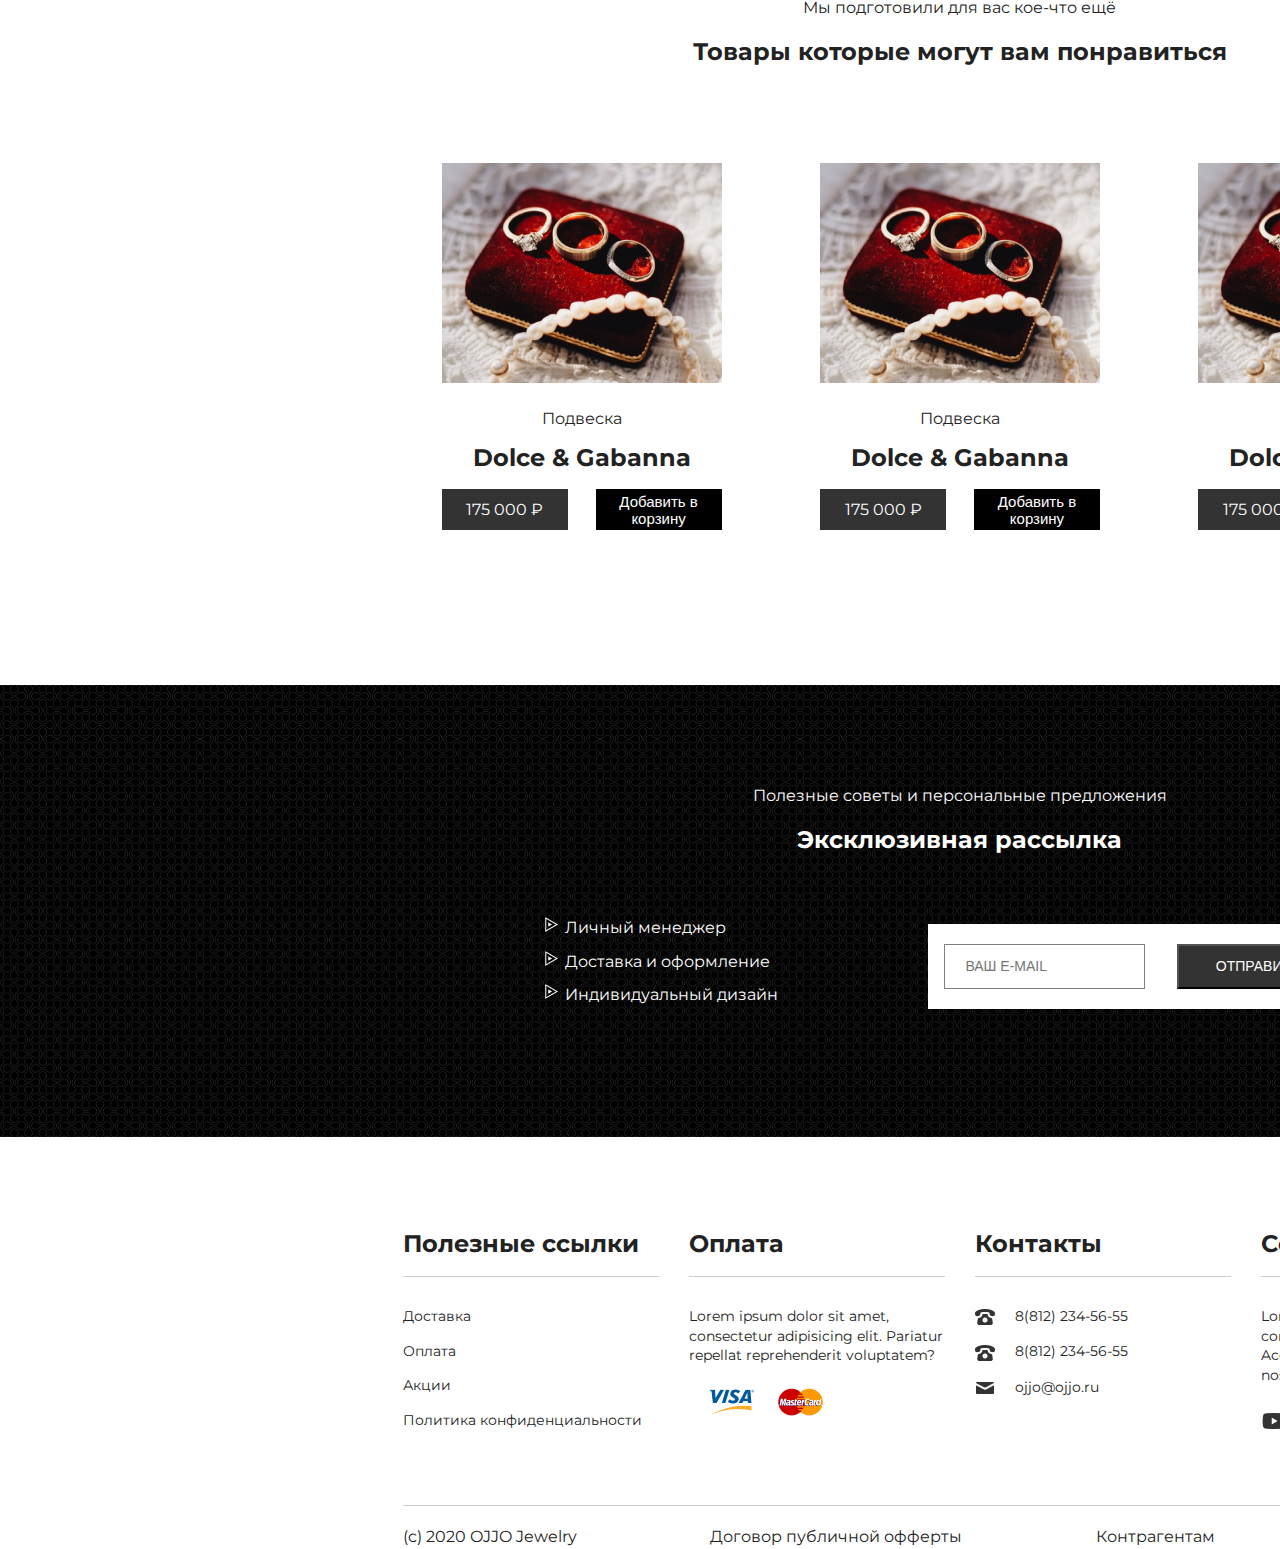
<file: product.html>
<!doctype html>
<html lang="en">
<head>
  <meta charset="UTF-8">
  <meta name="viewport"
        content="width=device-width, user-scalable=no, initial-scale=1.0, maximum-scale=1.0, minimum-scale=1.0">
  <meta http-equiv="X-UA-Compatible" content="ie=edge">
  <title>Товар - OJJO</title>
  <link rel="stylesheet" href="css/main.css">
  <link rel="stylesheet" href="css/product.css">
</head>
<body>
  <div class="box" id="box">
    <header>
      <div class="cart-menu" id="cart-menu">
        <div class="cart-content" id="cart-content">
          <div>
            <h2>Корзина</h2>
            <button id="close"><img src="./img/catalog/close-icon.png" alt=""></button>
          </div>
          <div class="cart" id="added_cart">
            <p>Ваша корзина пуста</p>
          </div>
          <div class="cart_cost">Общая стоимость: <h3 id="full-cost">0</h3>₽</div>
        </div>
      </div>
      <div class="header-menu">
          <ul>
            <a href="./contragents.html"><li>Контрагентам</li></a>
            <a href="./designers.html"><li>Дизайнерам</li></a>
            <a href="./vacancies.html"><li>Вакансии</li></a>
          </ul>
        <div class="header-logo">
          <a href="./index.html"><img src="./img/index/logo.png" alt=""></a>
        </div>
        <div class="header-tools">
          <div class="search">
            <div id="search"><a href="#"><img src="./img/index/search-icon.png" alt="" class="search-icon"></a></div>
            <input type="text" class="search-query" id="search-query" placeholder="Поиск">
          </div>
          <div class="header-autorization">
            <p>Вход/Регистрация</p>
            <div class="header-icons">
              <img src="./img/index/user-icon.png" alt="" class="user-icon">
              <button id="cart" style="color: white"><img src="./img/index/like-icon.png" alt="" class="heart-icon">(<p id="cart-counter">0</p>)</button>

            </div>
          </div>
        </div>
      </div>
    </header>
    <main>
      <p class="path">
        <a href="./index.html">Главная</a> / <a href="./catalog.html">Каталог</a> / <a href="#">Категория</a> / Подвеска Dolce & Gabanna
      </p>
      <div class="main-product">
        <div class="product-imgs">
          <div class="main-img">
            <img src="./img/product/main-img.png" alt="">
          </div>
          <div class="small-imgs">
            <img src="./img/product/small-img.png" alt="">
            <img src="./img/product/small-img.png" alt="">
            <img src="./img/product/small-img.png" alt="">
          </div>
        </div>
        <div class="product-content">
          <div class="">
            <div class="main-product-content">
              <h2 class="product-name">Подвеска Dolce & Gabanna</h2>
              <p class="product-features">Категория: Подвески. Бренд: Dolce & Gabanna</p>
              <hr>
              <p class="product-descr">Lorem ipsum dolor sit amet, consectetur adipiscing elit. Blandit mattis scelerisque odio nunc. Ipsum quis facilisis turpis vulputate. Viverra dignissim in nec phasellus. Tincidunt est ipsum diam, vestibulum dignissim dui diam. Et nulla sit convallis orci est, fames sit luctus lacus. Nunc donec malesuada amet eget eget pharetra. Ultricies et, ac varius at amet viverra feugiat non massa. <br> Vel vel in urna, sodales urna ac sed felis. Tellus augue et senectus malesuada faucibus sollicitudin ornare. Sit non et sit enim in ornare velit. Ac imperdiet vitae, orci, nec scelerisque enim sit enim risus. Et nulla sit convallis orci est, fames sit luctus lacus.</p>
              <div class="product-price">
                175 000 ₽
              </div>
              <div class="product-buttons">
                <button class="product-buy">Купить</button>
                <button class="product-cart add-to-cart">Добавить в корзину</button>
              </div>
            </div>
          </div>
        </div>
      </div>
      <div class="main-full-descr">
        <div class="descr" id="descr">
          <h2>Полное описание товара</h2>
          <p id="description">Lorem ipsum dolor sit amet, consectetur adipisicing elit. Animi esse fugiat magni? Accusantium at aut cumque debitis dolore dolores eaque fugiat ipsa iste itaque iusto libero maiores maxime modi odio quas quia, quisquam recusandae repellendus sit, soluta tenetur totam ut?</p>
          <button id="descr_btn"><b>Читать полностью</b></button>
          <button id="hided_descr_btn"><b>Свернуть текст</b></button>

        </div>
        <div class="main-features">

          <div class="features-imgs">
            <div class="feature">
              <img src="./img/catalog/delivery.png" alt="">
              <p>Бесплатная доставка</p>
            </div>
            <div class="feature">
              <img src="./img/catalog/list.png" alt="">
              <p>Индивидуальный дизайн</p>
            </div>
            <div class="feature">
              <img src="./img/catalog/ribbon-design.png" alt="">
              <p>Бесплатная примерка</p>
            </div>
            <div class="feature">
              <img src="./img/catalog/jewelry.png" alt="">
              <p>Личный подход</p>
            </div>
          </div>
        </div>
      </div>
      <div class="main-recomendations">
        <p>Мы подготовили для вас кое-что ещё</p>
        <h2>Товары которые могут вам понравиться</h2>
        <div class="recomended-products">
          <div class="recomendated-product">
            <img src="./img/product/product-img.png" alt="">
            <div class="recomendated-product-content">
              <p>Подвеска</p>
              <h2>Dolce & Gabanna</h2>
              <div class="price-box">
                <p class="price">175 000 ₽</p>
                <button class="add-to-cart">Добавить в корзину</button>
              </div>
            </div>
          </div>
          <div class="recomendated-product">
            <img src="./img/product/product-img.png" alt="">
            <div class="recomendated-product-content">
              <p>Подвеска</p>
              <h2>Dolce & Gabanna</h2>
              <div class="price-box">
                <p class="price">175 000 ₽</p>
                <button class="add-to-cart">Добавить в корзину</button>
              </div>
            </div>
          </div>
          <div class="recomendated-product">
            <img src="./img/product/product-img.png" alt="">
            <div class="recomendated-product-content">
              <p>Подвеска</p>
              <h2>Dolce & Gabanna</h2>
              <div class="price-box">
                <p class="price">175 000 ₽</p>
                <button class="add-to-cart">Добавить в корзину</button>
              </div>
            </div>
          </div>
        </div>
      </div>

      <div class="main-feedback">
        <div class="feedback-content">
          <p>Полезные советы и персональные предложения</p>
          <h2>Эксклюзивная рассылка</h2>
          <div class="mailing">
            <ul>
              <li>Личный менеджер</li>
              <li>Доставка и оформление</li>
              <li>Индивидуальный дизайн</li>
            </ul>
            <div class="sender">
              <input type="text" id="send_input" placeholder="Ваш E-Mail">
              <div id="send"><button>Отправить</button></div>
            </div>
          </div>
        </div>
      </div>
    </main>
    <footer>
      <div class="footer-content">
        <div class="useful-links">
          <h2>Полезные ссылки</h2>
          <hr>
          <ul>
            <li>
              <p>Доставка</p>
            </li>
            <li>
              <p>Оплата</p>
            </li>
            <li>
              <p>Акции</p>
            </li>
            <li>
              <p>Политика конфиденциальности</p>
            </li>
          </ul>
        </div>
        <div class="payment">
          <h2>Оплата</h2>
          <hr>
          <p>Lorem ipsum dolor sit amet, consectetur adipisicing elit. Pariatur repellat reprehenderit voluptatem?</p>
          <div class="payment-imgs">
            <img src="./img/index/visa.png" alt="">
            <img src="./img/index/mastercard.png" alt="">
          </div>
        </div>
        <div class="contacts">
          <h2>Контакты</h2>
          <hr>
          <ul>
            <li>
              <p><img src="./img/index/phone-icon.png" alt="">8(812) 234-56-55</p>
            </li>
            <li>
              <p><img src="./img/index/phone-icon.png" alt="">8(812) 234-56-55</p>
            </li>
            <li>
              <p><img src="./img/index/mail-icon.png" alt="">ojjo@ojjo.ru</p>
            </li>
          </ul>
        </div>
        <div class="social">
          <h2>Социальные сети</h2>
          <hr>
          <p>Lorem ipsum dolor sit amet, consectetur adipisicing elit. Accusantium ducimus nihil nostrum!</p>
          <div class="social-imgs">
            <img src="./img/index/yt-icon.png" alt="">
            <img src="./img/index/vk-icon.png" alt="">
            <img src="./img/index/fc-icon.png" alt="">
            <img src="./img/index/tg-icon.png" alt="">
            <img src="./img/index/etsy-icon.png" alt="">
          </div>
        </div>
      </div>
      <hr>
      <div class="footer-info">
        <p>(c) 2020 OJJO Jewelry</p>
        <p>Договор публичной офферты</p>
        <p>Контрагентам</p>
        <p><b>Сделано Figma.info</b></p>
      </div>
    </footer>
  </div>

  <script src="./js/mailing.js"></script>
  <script src="./js/search.js" ></script>
  <script src="./js/product-descr.js"></script>
  <script src="./js/intro.js"></script>
  <script src="./js/cart.js"></script>
</body>
</html>
</file>
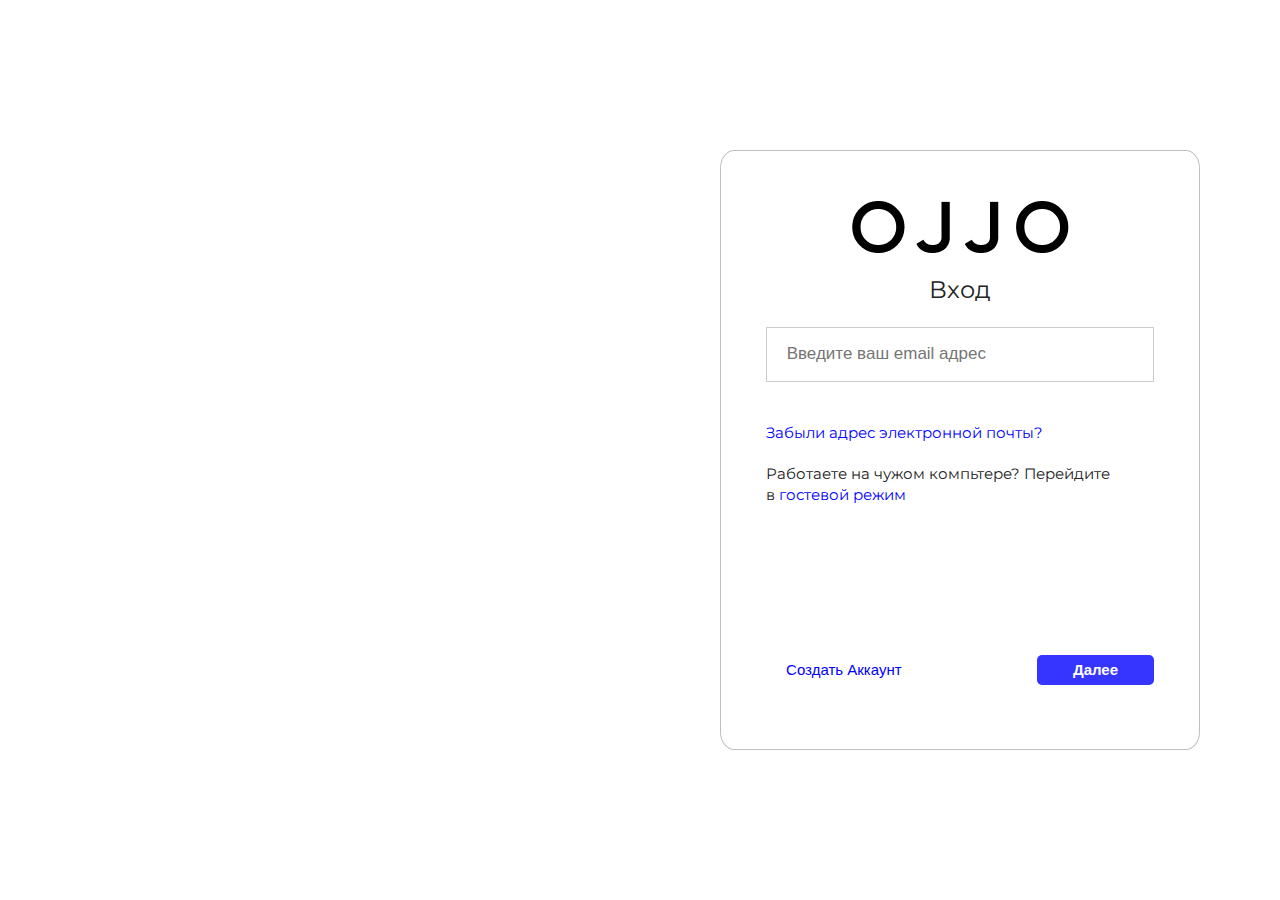
<file: registration.html>
<!DOCTYPE html>
<html lang="en">
<head>
  <meta charset="UTF-8">
  <title>Авторизация - OJJO</title>
  <link rel="stylesheet" href="css/main.css">
  <link rel="stylesheet" href="css/registration.css">

</head>
<body>
  <div class="box" id="box">
    <main>
      <div class="auth-window">
        <div class="auth-content" id="auth-content">
          <div class="window-logo">
            <a href="./index.html"><img src="./img/registration/logo.png" alt=""></a>
          </div>
          <h2>Вход</h2>
          <div class="input-box">
            <input type="text" class="email-input" id="email_input" placeholder="Введите ваш email адрес">
          </div>
          <p class="error" id="error">Вы не ввели адрес!</p>
          <p class="forgot-email" id="forgot-email"><a href="#">Забыли адрес электронной почты?</a></p>
          <p>Работаете на чужом компьтере? Перейдите в <a href="#">гостевой режим</a></p>
          <div class="buttons">
            <button class="registration">
              <a href="#">Создать Аккаунт</a>
            </button>
            <p class="forgot-password" id="forgot_password">
              <a href="#">Забыли пароль?</a>
            </p>
            <a href="#" class="a-next">
              <button class="next" id="next-btn">
                Далее
              </button>
            </a>
          </div>
        </div>

      </div>
    </main>
  </div>

  <script src="./js/intro.js"></script>
  <script src="./js/registration.js"></script>
</body>
</html>
</file>
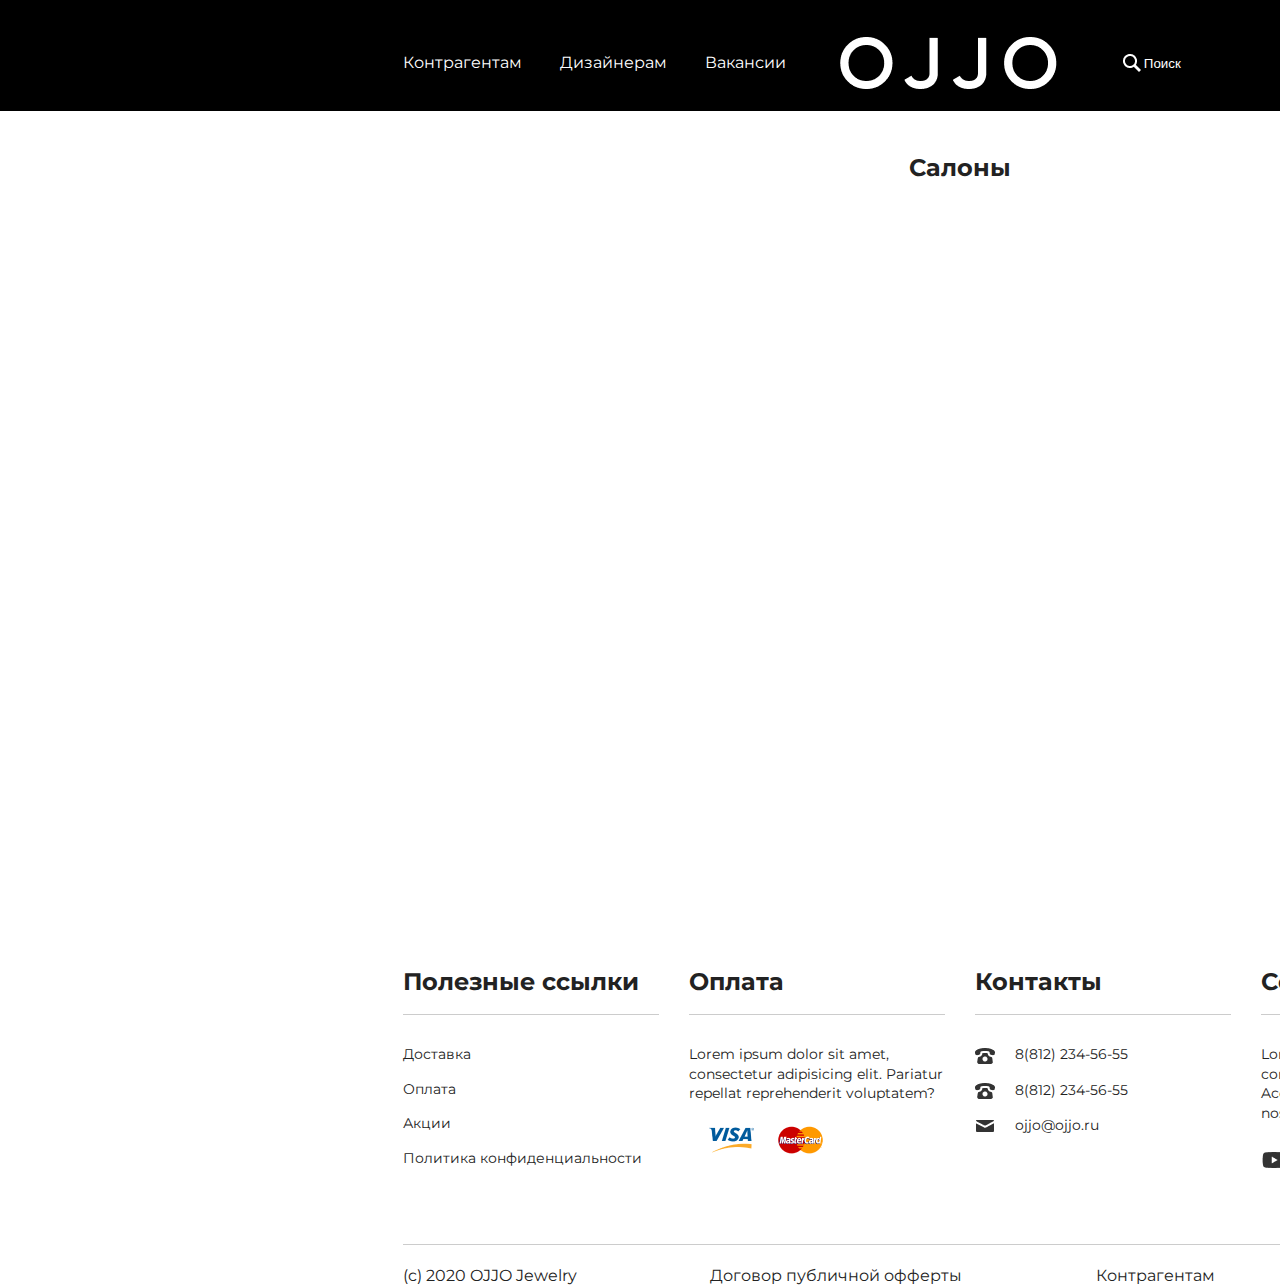
<file: salons.html>
<!DOCTYPE html>
<html lang="en">
<head>
  <meta charset="UTF-8">
  <title>Салоны - OJJO</title>
  <link href="https://fonts.googleapis.com/css2?family=Montserrat:wght@100;300;400;600;700&display=swap" rel="stylesheet">

  <link rel="stylesheet" href="./css/main.css">
  <link rel="stylesheet" href="./css/salons.css">
</head>
<body>
  <div class="box" id="box">
    <header>
      <div class="header-menu">
          <ul>
            <a href="./contragents.html"><li>Контрагентам</li></a>
            <a href="./designers.html"><li>Дизайнерам</li></a>
            <a href="./vacancies.html"><li>Вакансии</li></a>
          </ul>
        <div class="header-logo">
          <a href="./index.html"><img src="./img/index/logo.png" alt=""></a>
        </div>
        <div class="header-tools">
          <div class="search">
            <div id="search"><a href="#"><img src="./img/index/search-icon.png" alt="" class="search-icon"></a></div>
            <input type="text" class="search-query" id="search-query" placeholder="Поиск">
          </div>
          <div class="header-autorization">
            <p>Вход/Регистрация</p>
            <div class="header-icons">
              <img src="./img/index/user-icon.png" alt="" class="user-icon">
              <img src="./img/index/like-icon.png" alt="" class="heart-icon">
            </div>
          </div>
        </div>
      </div>
    </header>
    <main>
      <h2>Салоны</h2>
        <iframe src="https://www.google.com/maps/embed?pb=!1m18!1m12!1m3!1d171135.04355881584!2d33.12754721846899!3d47.91732661896676!2m3!1f0!2f0!3f0!3m2!1i1024!2i768!4f13.1!3m3!1m2!1s0x40db2012216910b3%3A0x7add4da4265302f1!2z0JfQvtC70L7RgtC40Lkg0JLRltC6!5e0!3m2!1sru!2sua!4v1661112816258!5m2!1sru!2sua" width="600" height="450" style="border:0;" allowfullscreen="" loading="lazy" referrerpolicy="no-referrer-when-downgrade"></iframe>
    </main>
    <footer>
        <div class="footer-content">
          <div class="useful-links">
            <h2>Полезные ссылки</h2>
            <hr>
            <ul>
              <li>
                <p>Доставка</p>
              </li>
              <li>
                <p>Оплата</p>
              </li>
              <li>
                <p>Акции</p>
              </li>
              <li>
                <p>Политика конфиденциальности</p>
              </li>
            </ul>
          </div>
          <div class="payment">
            <h2>Оплата</h2>
            <hr>
            <p>Lorem ipsum dolor sit amet, consectetur adipisicing elit. Pariatur repellat reprehenderit voluptatem?</p>
            <div class="payment-imgs">
              <img src="./img/index/visa.png" alt="">
              <img src="./img/index/mastercard.png" alt="">
            </div>
          </div>
          <div class="contacts">
            <h2>Контакты</h2>
            <hr>
            <ul>
              <li>
                <p><img src="./img/index/phone-icon.png" alt="">8(812) 234-56-55</p>
              </li>
              <li>
                <p><img src="./img/index/phone-icon.png" alt="">8(812) 234-56-55</p>
              </li>
              <li>
                <p><img src="./img/index/mail-icon.png" alt="">ojjo@ojjo.ru</p>
              </li>
            </ul>
          </div>
          <div class="social">
            <h2>Социальные сети</h2>
            <hr>
            <p>Lorem ipsum dolor sit amet, consectetur adipisicing elit. Accusantium ducimus nihil nostrum!</p>
            <div class="social-imgs">
              <img src="./img/index/yt-icon.png" alt="">
              <img src="./img/index/vk-icon.png" alt="">
              <img src="./img/index/fc-icon.png" alt="">
              <img src="./img/index/tg-icon.png" alt="">
              <img src="./img/index/etsy-icon.png" alt="">
            </div>
          </div>
        </div>
        <hr>
        <div class="footer-info">
          <p>(c) 2020 OJJO Jewelry</p>
          <p>Договор публичной офферты</p>
          <p>Контрагентам</p>
          <p><b>Сделано Figma.info</b></p>
        </div>
      </footer>
  </div>

  <script src="./js/intro.js"></script>
</body>
</html>
</file>
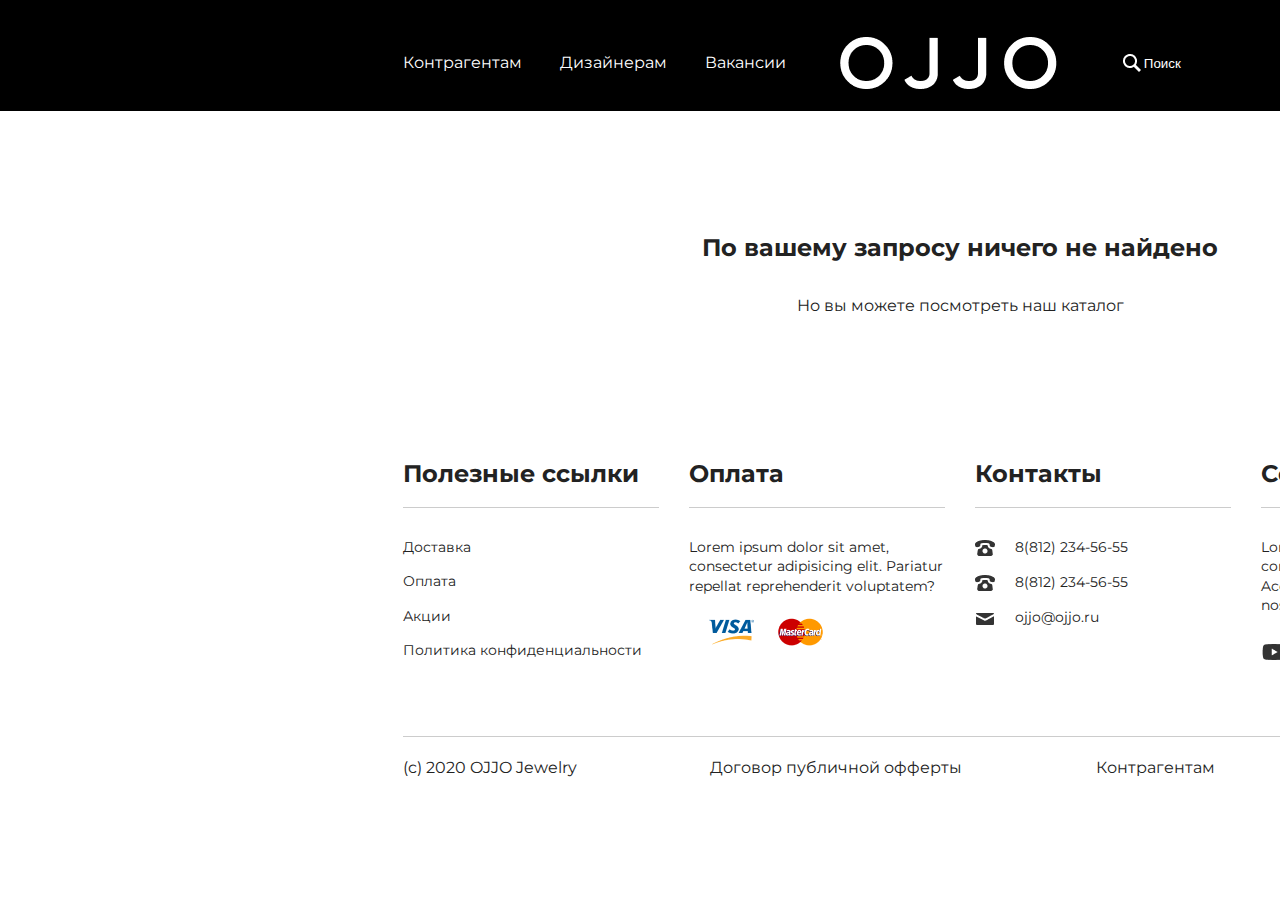
<file: search.html>
<!DOCTYPE html>
<html lang="en">
<head>
  <meta charset="UTF-8">
  <title>Поиск - OJJO</title>
  <link rel="stylesheet" href="css/main.css">
  <link rel="stylesheet" href="css/search.css">

</head>
<body>
  <div class="box" id="box">
    <header>
      <div class="header-menu">
          <ul>
            <a href="./contragents.html"><li>Контрагентам</li></a>
            <a href="./designers.html"><li>Дизайнерам</li></a>
            <a href="./vacancies.html"><li>Вакансии</li></a>
          </ul>
        <div class="header-logo">
          <a href="./index.html"><img src="./img/index/logo.png" alt=""></a>
        </div>
        <div class="header-tools">
          <div class="search">
            <div id="search"><a href="#"><img src="./img/index/search-icon.png" alt="" class="search-icon"></a></div>
            <input type="text" class="search-query" id="search-query" placeholder="Поиск">
          </div>
          <div class="header-autorization">
            <p>Вход/Регистрация</p>
            <div class="header-icons">
              <img src="./img/index/user-icon.png" alt="" class="user-icon">
              <a href="./cart.html"><img src="./img/index/like-icon.png" alt="" class="heart-icon"></a>
            </div>
          </div>
        </div>
      </div>
    </header>
    <main>
      <h2>По вашему запросу ничего не найдено</h2>
      <p>Но вы можете посмотреть наш каталог</p>
    </main>

    <footer>
      <div class="footer-content">
        <div class="useful-links">
          <h2>Полезные ссылки</h2>
          <hr>
          <ul>
            <li>
              <p>Доставка</p>
            </li>
            <li>
              <p>Оплата</p>
            </li>
            <li>
              <p>Акции</p>
            </li>
            <li>
              <p>Политика конфиденциальности</p>
            </li>
          </ul>
        </div>
        <div class="payment">
          <h2>Оплата</h2>
          <hr>
          <p>Lorem ipsum dolor sit amet, consectetur adipisicing elit. Pariatur repellat reprehenderit voluptatem?</p>
          <div class="payment-imgs">
            <img src="./img/index/visa.png" alt="">
            <img src="./img/index/mastercard.png" alt="">
          </div>
        </div>
        <div class="contacts">
          <h2>Контакты</h2>
          <hr>
          <ul>
            <li>
              <p><img src="./img/index/phone-icon.png" alt="">8(812) 234-56-55</p>
            </li>
            <li>
              <p><img src="./img/index/phone-icon.png" alt="">8(812) 234-56-55</p>
            </li>
            <li>
              <p><img src="./img/index/mail-icon.png" alt="">ojjo@ojjo.ru</p>
            </li>
          </ul>
        </div>
        <div class="social">
          <h2>Социальные сети</h2>
          <hr>
          <p>Lorem ipsum dolor sit amet, consectetur adipisicing elit. Accusantium ducimus nihil nostrum!</p>
          <div class="social-imgs">
            <img src="./img/index/yt-icon.png" alt="">
            <img src="./img/index/vk-icon.png" alt="">
            <img src="./img/index/fc-icon.png" alt="">
            <img src="./img/index/tg-icon.png" alt="">
            <img src="./img/index/etsy-icon.png" alt="">
          </div>
        </div>
      </div>
      <hr>
      <div class="footer-info">
        <p>(c) 2020 OJJO Jewelry</p>
        <p>Договор публичной офферты</p>
        <p>Контрагентам</p>
        <p><b>Сделано Figma.info</b></p>
      </div>
    </footer>
  </div>


  <script src="./js/intro.js"></script>
</body>
</html>
</file>
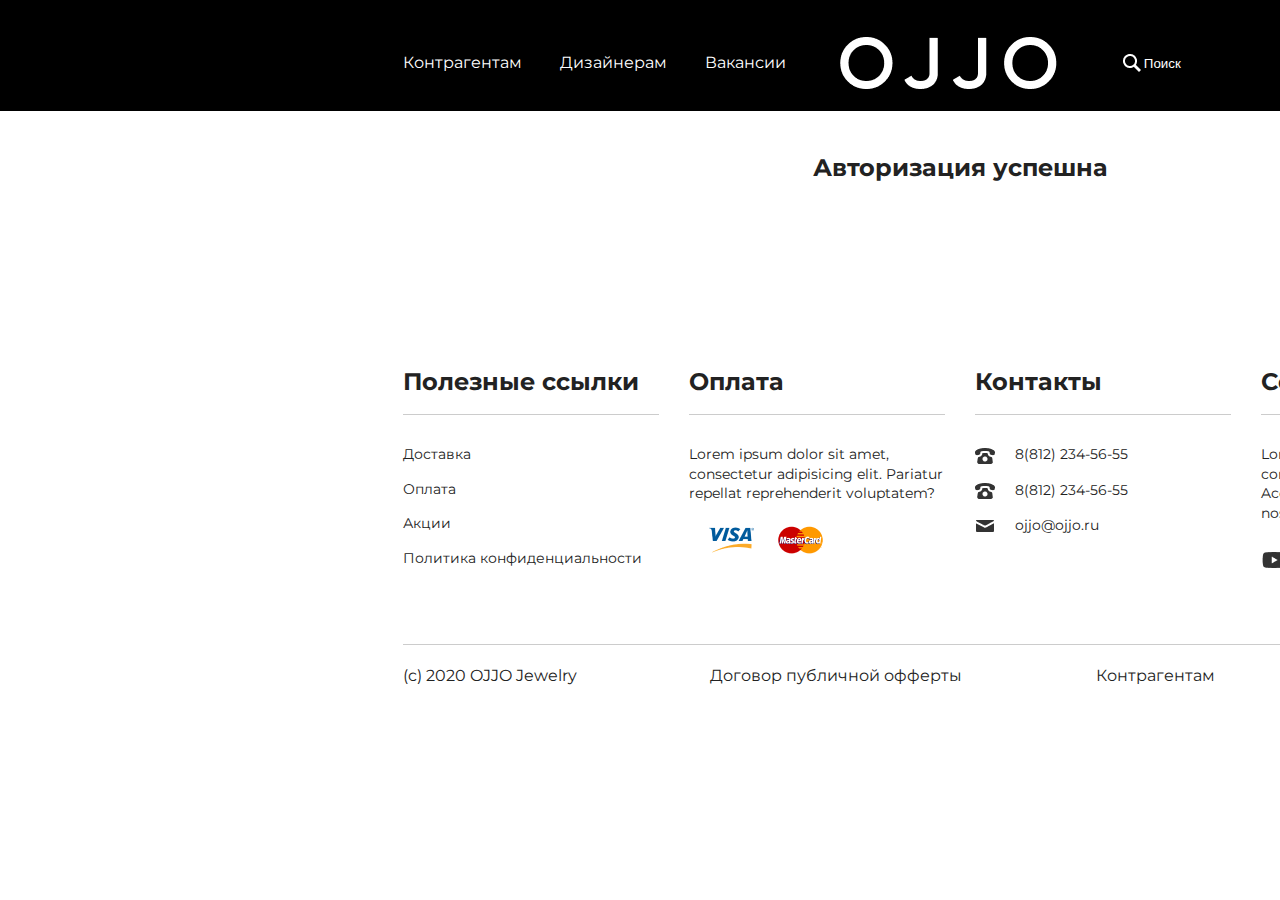
<file: user.html>
<!DOCTYPE html>
<html lang="en">
<head>
  <meta charset="UTF-8">
  <title>Пользователь - OJJO</title>
  <link rel="stylesheet" href="css/main.css">
  <link rel="stylesheet" href="./css/user.css">
</head>
<body>
  <div class="box" id="box">
    <header>
      <div class="header-menu">
          <ul>
            <a href="./contragents.html"><li>Контрагентам</li></a>
            <a href="./designers.html"><li>Дизайнерам</li></a>
            <a href="./vacancies.html"><li>Вакансии</li></a>
          </ul>
        <div class="header-logo">
          <a href="./index.html"><img src="./img/index/logo.png" alt=""></a>
        </div>
        <div class="header-tools">
          <div class="search">
            <div id="search"><a href="#"><img src="./img/index/search-icon.png" alt="" class="search-icon"></a></div>
            <input type="text" class="search-query" id="search-query" placeholder="Поиск">
          </div>
          <div class="header-autorization">
            <p>Вход/Регистрация</p>
            <div class="header-icons">
              <img src="./img/index/user-icon.png" alt="" class="user-icon">
              <a href="./cart.html"><img src="./img/index/like-icon.png" alt="" class="heart-icon"></a>
            </div>
          </div>
        </div>
      </div>
    </header>
    <main>
      <h2>Авторизация успешна</h2>

    </main>
    <footer>
      <div class="footer-content">
        <div class="useful-links">
          <h2>Полезные ссылки</h2>
          <hr>
          <ul>
            <li>
              <p>Доставка</p>
            </li>
            <li>
              <p>Оплата</p>
            </li>
            <li>
              <p>Акции</p>
            </li>
            <li>
              <p>Политика конфиденциальности</p>
            </li>
          </ul>
        </div>
        <div class="payment">
          <h2>Оплата</h2>
          <hr>
          <p>Lorem ipsum dolor sit amet, consectetur adipisicing elit. Pariatur repellat reprehenderit voluptatem?</p>
          <div class="payment-imgs">
            <img src="./img/index/visa.png" alt="">
            <img src="./img/index/mastercard.png" alt="">
          </div>
        </div>
        <div class="contacts">
          <h2>Контакты</h2>
          <hr>
          <ul>
            <li>
              <p><img src="./img/index/phone-icon.png" alt="">8(812) 234-56-55</p>
            </li>
            <li>
              <p><img src="./img/index/phone-icon.png" alt="">8(812) 234-56-55</p>
            </li>
            <li>
              <p><img src="./img/index/mail-icon.png" alt="">ojjo@ojjo.ru</p>
            </li>
          </ul>
        </div>
        <div class="social">
          <h2>Социальные сети</h2>
          <hr>
          <p>Lorem ipsum dolor sit amet, consectetur adipisicing elit. Accusantium ducimus nihil nostrum!</p>
          <div class="social-imgs">
            <img src="./img/index/yt-icon.png" alt="">
            <img src="./img/index/vk-icon.png" alt="">
            <img src="./img/index/fc-icon.png" alt="">
            <img src="./img/index/tg-icon.png" alt="">
            <img src="./img/index/etsy-icon.png" alt="">
          </div>
        </div>
      </div>
      <hr>
      <div class="footer-info">
        <p>(c) 2020 OJJO Jewelry</p>
        <p>Договор публичной офферты</p>
        <p>Контрагентам</p>
        <p><b>Сделано Figma.info</b></p>
      </div>
    </footer>
  </div>

  <script src="./js/intro.js"></script>
</body>
</html>
</file>
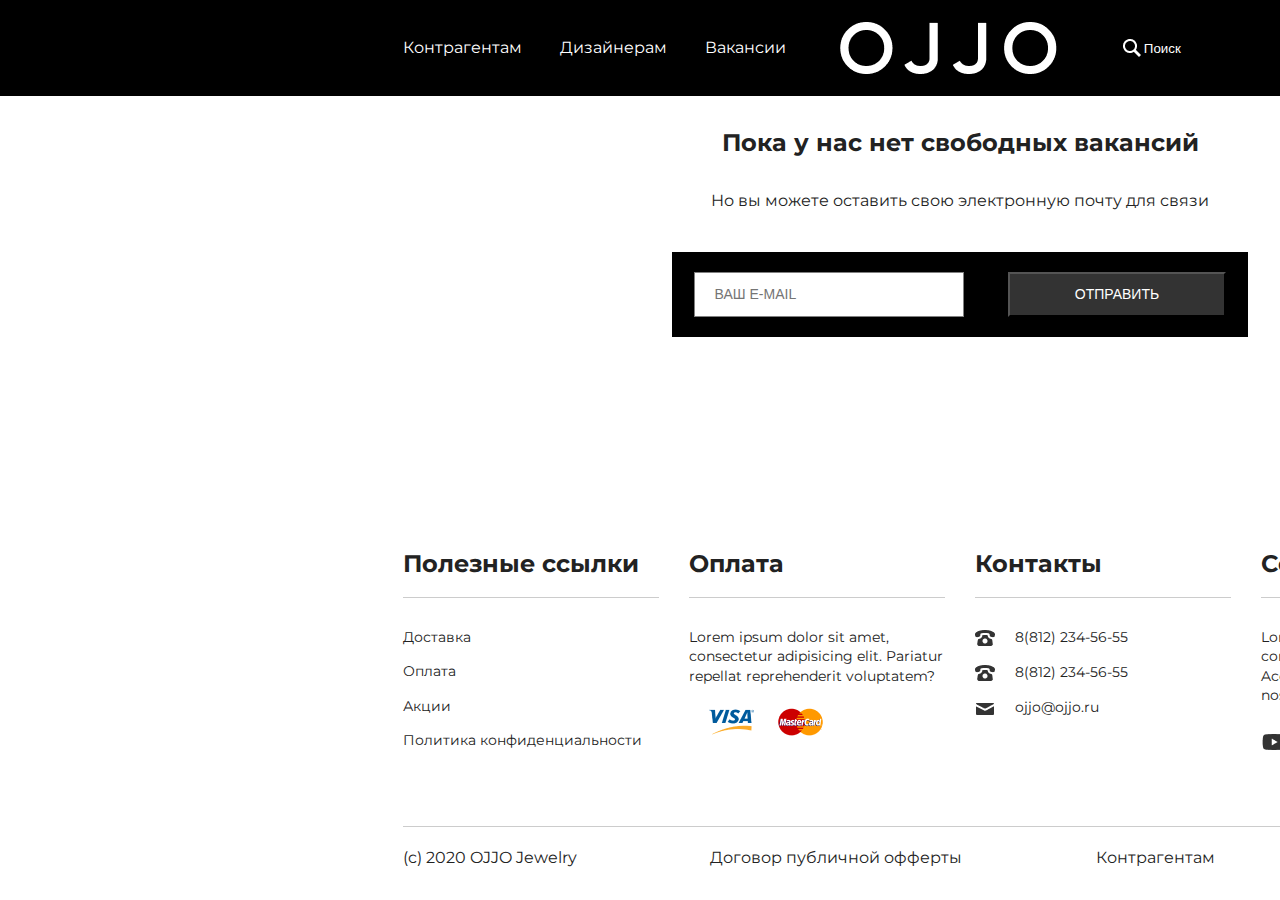
<file: vacancies.html>
<!DOCTYPE html>
<html lang="en">
<head>
  <meta charset="UTF-8">
  <title>Вакансии - OJJO</title>
  <link href="https://fonts.googleapis.com/css2?family=Montserrat:wght@100;300;400;600;700&display=swap" rel="stylesheet">

  <link rel="stylesheet" href="./css/main.css">
  <link rel="stylesheet" href="./css/vacancies.css">
</head>
<body>
  <div class="box" id="box">
    <header>
      <div class="header-menu">
          <ul>
            <a href="./contragents.html"><li>Контрагентам</li></a>
            <a href="./designers.html"><li>Дизайнерам</li></a>
            <a href="./vacancies.html"><li>Вакансии</li></a>
          </ul>
        <div class="header-logo">
          <a href="./index.html"><img src="./img/index/logo.png" alt=""></a>
        </div>
        <div class="header-tools">
          <div class="search">
            <div id="search"><a href="#"><img src="./img/index/search-icon.png" alt="" class="search-icon"></a></div>
            <input type="text" class="search-query" id="search-query" placeholder="Поиск">
          </div>
          <div class="header-autorization">
            <p>Вход/Регистрация</p>
            <div class="header-icons">
              <img src="./img/index/user-icon.png" alt="" class="user-icon">
              <img src="./img/index/like-icon.png" alt="" class="heart-icon">
            </div>
          </div>
        </div>
      </div>
    </header>
    <main>
      <h2>Пока у нас нет свободных вакансий</h2>
      <p>Но вы можете оставить свою электронную почту для связи</p>
      <div class="sender">
        <input type="text" id="send_input" placeholder="Ваш E-Mail">
        <div id="send"><button>Отправить</button></div>
      </div>
      <p id="send_feedback"></p>
    </main>
    <footer>
      <div class="footer-content">
        <div class="useful-links">
          <h2>Полезные ссылки</h2>
          <hr>
          <ul>
            <li>
              <p>Доставка</p>
            </li>
            <li>
              <p>Оплата</p>
            </li>
            <li>
              <p>Акции</p>
            </li>
            <li>
              <p>Политика конфиденциальности</p>
            </li>
          </ul>
        </div>
        <div class="payment">
          <h2>Оплата</h2>
          <hr>
          <p>Lorem ipsum dolor sit amet, consectetur adipisicing elit. Pariatur repellat reprehenderit voluptatem?</p>
          <div class="payment-imgs">
            <img src="./img/index/visa.png" alt="">
            <img src="./img/index/mastercard.png" alt="">
          </div>
        </div>
        <div class="contacts">
          <h2>Контакты</h2>
          <hr>
          <ul>
            <li>
              <p><img src="./img/index/phone-icon.png" alt="">8(812) 234-56-55</p>
            </li>
            <li>
              <p><img src="./img/index/phone-icon.png" alt="">8(812) 234-56-55</p>
            </li>
            <li>
              <p><img src="./img/index/mail-icon.png" alt="">ojjo@ojjo.ru</p>
            </li>
          </ul>
        </div>
        <div class="social">
          <h2>Социальные сети</h2>
          <hr>
          <p>Lorem ipsum dolor sit amet, consectetur adipisicing elit. Accusantium ducimus nihil nostrum!</p>
          <div class="social-imgs">
            <img src="./img/index/yt-icon.png" alt="">
            <img src="./img/index/vk-icon.png" alt="">
            <img src="./img/index/fc-icon.png" alt="">
            <img src="./img/index/tg-icon.png" alt="">
            <img src="./img/index/etsy-icon.png" alt="">
          </div>
        </div>
      </div>
      <hr>
      <div class="footer-info">
        <p>(c) 2020 OJJO Jewelry</p>
        <p>Договор публичной офферты</p>
        <p>Контрагентам</p>
        <p><b>Сделано Figma.info</b></p>
      </div>
    </footer>
  </div>

  <script src="js/intro.js"></script>
  <script src="js/vacancies.js"></script>
</body>
</html>
</file>
<file: css/main.css>
/*! HTML5 Boilerplate v8.0.0 | MIT License | https://html5boilerplate.com/ */

/* main.css 2.1.0 | MIT License | https://github.com/h5bp/main.css#readme */
/*
 * What follows is the result of much research on cross-browser styling.
 * Credit left inline and big thanks to Nicolas Gallagher, Jonathan Neal,
 * Kroc Camen, and the H5BP dev community and team.
 */

/* ==========================================================================
   Base styles: opinionated defaults
   ========================================================================== */
* {
  margin: 0;
  padding: 0;
  box-sizing: border-box;
}


html {
  color: #222;
  font-size: 1em;
  line-height: 1.4;
}

/*
 * Remove text-shadow in selection highlight:
 * https://twitter.com/miketaylr/status/12228805301
 *
 * Vendor-prefixed and regular ::selection selectors cannot be combined:
 * https://stackoverflow.com/a/16982510/7133471
 *
 * Customize the background color to match your design.
 */

::-moz-selection {
  background: #b3d4fc;
  text-shadow: none;
}

::selection {
  background: #b3d4fc;
  text-shadow: none;
}

/*
 * A better looking default horizontal rule
 */

hr {
  display: block;
  height: 1px;
  border: 0;
  border-top: 1px solid #ccc;
  margin: 1em 0;
  padding: 0;
}

/*
 * Remove the gap between audio, canvas, iframes,
 * images, videos and the bottom of their containers:
 * https://github.com/h5bp/html5-boilerplate/issues/440
 */

audio,
canvas,
iframe,
img,
svg,
video {
  vertical-align: middle;
}

/*
 * Remove default fieldset styles.
 */

fieldset {
  border: 0;
  margin: 0;
  padding: 0;
}

/*
 * Allow only vertical resizing of textareas.
 */

textarea {
  resize: vertical;
}

/* ==========================================================================
   Author's custom styles
   ========================================================================== */

/* ==========================================================================
   Helper classes
   ========================================================================== */

/*
 * Hide visually and from screen readers
 */

.hidden,
[hidden] {
  display: none !important;
}

/*
 * Hide only visually, but have it available for screen readers:
 * https://snook.ca/archives/html_and_css/hiding-content-for-accessibility
 *
 * 1. For long content, line feeds are not interpreted as spaces and small width
 *    causes content to wrap 1 word per line:
 *    https://medium.com/@jessebeach/beware-smushed-off-screen-accessible-text-5952a4c2cbfe
 */

.sr-only {
  border: 0;
  clip: rect(0, 0, 0, 0);
  height: 1px;
  margin: -1px;
  overflow: hidden;
  padding: 0;
  position: absolute;
  white-space: nowrap;
  width: 1px;
  /* 1 */
}

/*
 * Extends the .sr-only class to allow the element
 * to be focusable when navigated to via the keyboard:
 * https://www.drupal.org/node/897638
 */

.sr-only.focusable:active,
.sr-only.focusable:focus {
  clip: auto;
  height: auto;
  margin: 0;
  overflow: visible;
  position: static;
  white-space: inherit;
  width: auto;
}

/*
 * Hide visually and from screen readers, but maintain layout
 */

.invisible {
  visibility: hidden;
}

/*
 * Clearfix: contain floats
 *
 * For modern browsers
 * 1. The space content is one way to avoid an Opera bug when the
 *    `contenteditable` attribute is included anywhere else in the document.
 *    Otherwise it causes space to appear at the top and bottom of elements
 *    that receive the `clearfix` class.
 * 2. The use of `table` rather than `block` is only necessary if using
 *    `:before` to contain the top-margins of child elements.
 */

.clearfix::before,
.clearfix::after {
  content: " ";
  display: table;
}

.clearfix::after {
  clear: both;
}

/* ==========================================================================
   EXAMPLE Media Queries for Responsive Design.
   These examples override the primary ('mobile first') styles.
   Modify as content requires.
   ========================================================================== */

@media only screen and (min-width: 35em) {
  /* Style adjustments for viewports that meet the condition */
}

@media print,
  (-webkit-min-device-pixel-ratio: 1.25),
  (min-resolution: 1.25dppx),
  (min-resolution: 120dpi) {
  /* Style adjustments for high resolution devices */
}

/* ==========================================================================
   Print styles.
   Inlined to avoid the additional HTTP request:
   https://www.phpied.com/delay-loading-your-print-css/
   ========================================================================== */

@media print {
  *,
  *::before,
  *::after {
    background: #fff !important;
    color: #000 !important;
    /* Black prints faster */
    box-shadow: none !important;
    text-shadow: none !important;
  }

  a,
  a:visited {
    text-decoration: underline;
  }

  a[href]::after {
    content: " (" attr(href) ")";
  }

  abbr[title]::after {
    content: " (" attr(title) ")";
  }

  /*
   * Don't show links that are fragment identifiers,
   * or use the `javascript:` pseudo protocol
   */
  a[href^="#"]::after,
  a[href^="javascript:"]::after {
    content: "";
  }

  pre {
    white-space: pre-wrap !important;
  }

  pre,
  blockquote {
    border: 1px solid #999;
    page-break-inside: avoid;
  }

  /*
   * Printing Tables:
   * https://web.archive.org/web/20180815150934/http://css-discuss.incutio.com/wiki/Printing_Tables
   */
  thead {
    display: table-header-group;
  }

  tr,
  img {
    page-break-inside: avoid;
  }

  p,
  h2,
  h3 {
    orphans: 3;
    widows: 3;
  }

  h2,
  h3 {
    page-break-after: avoid;
  }
}



.box
{
  width: 1920px;
  margin: 0 auto;

  visibility: visible;
  opacity: 0;
  transition: 0s visibility, 0.1s opacity linear;

  font-family: 'Montserrat', sans-serif;
}

header
{
  height: 950px;
  display: flex;
  flex-direction: column;
  justify-content: space-between;
  align-items: center;

  background: url("../img/index/header-bg.png");

  color: white;
}

.header-menu
{
  display: flex;
  align-items: center;
  justify-content: space-between;

  width: 58%;

  margin-top: 15px;
}

.header-menu ul
{
  display: flex;
  list-style-type: none;

}

.header-menu > ul > a
{
  margin-left: 12.4%;

  text-decoration: none;
  color: white;
}

.header-menu > ul > a:first-child {
  margin-left: 0;
}

.header-tools {
  display: flex;
  align-items: center;
}

.header-tools input {
  border: 0;
  background: 0;
  color: white;

  width: 30%;
}

.header-tools input::placeholder {
  color: white;
}

.header-logo {
  margin-left: 6%;
}

.search-icon {
  margin-right: 18%;
}

.search {
  display: flex;
  align-items: center;
}

.header-autorization {
  display: flex;
  justify-content: space-between;

  width: 66%;
}

.header-autorization a{
  text-decoration: none;
  color: white;
}

.header-icons {
  display: flex;
  justify-content: space-between;
  align-items: center;

  width: 27%;
}

.header-main {
  display: flex;
  flex-direction: column;
  align-items: center;
  justify-content: space-between;

  height: 320px;
  width: 100%;

  margin-bottom: 30px;
}

.header-main a {
  width: 13.5%;
  height: 51px;
}

.header-catalog {
  width: 100%;
  height: 51px;

  background: rgba(0, 0, 0, 0.3);
  color: white;
  border: 1px solid white;

  transition: 0.4s all;
}

.header-catalog:hover {
  color: black;
  background: white;
}

.header-catalog p{
  color: white;
  font-size: 18px;
}

.partners {
  display: flex;
  width: 100%;
  justify-content: center;
  align-items: center;

  border-top: 1px solid white;
}

.partners > div {
  width: 59%;
  margin-top: 30px;

  display: flex;
  justify-content: center;
  align-items: center;
}

.header-partner {
  padding: 1%;

  border-right: 1px solid white;
}

.header-partner:last-child {
  border-right: 0;
}

main {
  display: flex;
  flex-direction: column;
  align-items: center;
}

.main-events {
  width: 57%;

  margin-top: 130px;
}

.main-events p {
  text-align: center;
}

.main-events > p:first-child {
  margin-bottom: 15px;

  font-size: 21px;
}

.main-events > p:nth-child(2) {
  font-size: 30px;
}

.main-categories {
  width: 100%;
}

.main-categories > ul {
  display: flex;
  align-items: center;
  justify-content: space-between;

  width: 100%;
  margin-top: 60px;
  margin-bottom: 55px;

  list-style-type: none;
}

.main-categories > ul > li {
  display: flex;
  align-items: center;
  justify-content: center;

  width: 15%;
  height: 61px;
  border: 1px solid grey;

  box-shadow: 4px 4px 0px 0px grey;

  font-size: 18px;
}

.main-categories > ul > li:first-child {
  box-shadow: 0;
}

.category-selected {
  background: black;
  color: white;
}

.main-catalog {
  width: 100%;
  display: flex;
  flex-wrap: wrap;
  justify-content: space-between;

  transition: 0.4s all;
}

.catalog {
  height: 280px;
  width: 31.5%;

  margin-bottom: 20px;

  display: flex;
  align-items: flex-end;
  justify-content: center;

  color: white;
  font-size: 24px;
  padding-bottom: 30px;
  transition: 0.4s all;
}

.catalog:hover {
  transform: scale(1.1);
}

.catalog-rings {
  background-image: url("../img/index/rings.png");
}

.catalog-earrings {
  background-image: url("../img/index/earrings.png");
}

.catalog-pendants {
  background-image: url("../img/index/pendants.png");
}

.catalog-cufflinks {
  background-image: url("../img/index/cufflinks.png");
}

.catalog-bracelets {
  background-image: url("../img/index/bracelets.png");
}

.catalog-clocks {
  background-image: url("../img/index/clocks.png");
}

.main-salons {
  background: url("../img/index/salons-bg.png");
  height: 541px;
  width: 100%;
  color: white;

  margin-top: 120px;

  display: flex;
  justify-content: center;
  align-items: center;
}

.salons-content {
  width: 38%;
  height: 341px;

  display: flex;
  align-items: center;
  flex-direction: column;
  justify-content: space-evenly;
}

.salons-content p {
  font-size: 18px;
  text-align: center;
}

.salons-content p:first-child {
  font-size: 21px;
}

.salons-content a {
  display: flex;
  justify-content: center;

  text-decoration: none;

  width: 100%;
}

.salons-content button {
  width: 31%;
  height: 51px;

  border: 1px solid gray;
  font-size: 20px;
  transition: all 0.5s;
}

.salons-content button:hover {
  color: white;
  border: 0;
  background: #333333;
}

.main-articles {
  width: 57.8%;

  display: flex;
  flex-direction: column;
  align-items: center;

  margin-bottom: 120px;
}

.main-articles h2 {
  font-size: 30px;
  margin-bottom: 60px;
}

.main-articles > p {
  font-size: 21px;
  margin-top: 120px;
  margin-bottom: 20px;
}

.articles {
  display: flex;
  justify-content: space-between;

  margin-bottom: 60px;
}

.articles > article:first-child {
  background-image: url("../img/index/article-1.png");
}

.articles > article:nth-child(2) {
  background-image: url("../img/index/article-2.png");
}

.articles > article:last-child {
  background-image: url("../img/index/article-3.png");
}

.articles article {
  width: 31%;
  height: 370px;

  display: flex;
  align-items: flex-end;
  justify-content: center;

  text-align: center;
}

.articles > article > p {
  width: 44%;
  margin-bottom: 35px;

  color: white;
}

.main-articles a {
  width: 23%;
  text-decoration: none;
}

.main-articles button {
  width: 100%;
  height: 51px;

  background: #333333;
  border: 1px solid #333333;
  color: white;
  font-size: 18px;
  text-transform: uppercase;

  transition: all 0.5s;
}

article:hover {
  transition: 0.2s all linear;
  transform: scale(1.1);
}


.main-articles button:hover {
  color: #333333;
  background: white;

}

.main-social {
  width: 58.8%;

  display: flex;
  flex-direction: column;
  align-items: center;

  margin-bottom: 150px;
}

.main-social > p {
  margin-bottom: 15px;
}

.main-social > h2 {
  margin-bottom: 60px;
}

.social-content {
  display: flex;
  flex-wrap: wrap;
}

.main-feedback {
  background-image: url("../img/index/salons-bg.png");
  width: 100%;

  display: flex;
  justify-content: center;
}

.feedback-content {
  width: 58.8%;
  color: white;

  display: flex;
  flex-direction: column;
  align-items: center;
}

.feedback-content > p {
  margin-top: 100px;
  margin-bottom: 15px;
}

.feedback-content > h2 {
  margin-bottom: 60px;
}

.mailing {
  width: 70%;
  margin-bottom: 120px;

  display: flex;
  justify-content: space-between;
  align-items: center;
}

.mailing ul {
  list-style-image: url("../img/index/mailing-style.png");
}

.mailing > ul > li {
  margin-bottom: 10px;
}

.sender {
  width: 54%;
  height: 85px;
  background: white;

  display: flex;
  justify-content: space-around;
  align-items: center;
}

.sender input {
  width: 47%;
  height: 45px;

  border: 1px solid grey;
}

.sender input::placeholder {
  padding-left: 20px;
  font-size: 14px;
  text-transform: uppercase;
}

#send {
  width: 38%;
}

#send > button:hover {
  color: black;
  background: white;
}

#send button {
  width: 100%;
  height: 45px;

  background: #333333;
  color: white;
  font-size: 14px;
  text-transform: uppercase;

  transition: 0.4s all;
}

footer {
  display: flex;
  align-items: center;
  flex-direction: column;
}

footer > hr {
  width: 58%;
  margin-top: 60px;
  margin-bottom: 20px;

  background: black;
}

.footer-content {
  width: 58%;
  margin-top: 90px;

  display: flex;
  justify-content: space-between;
}

.useful-links {
  width: 23%;
}

.useful-links hr {
  background: black;

  margin-bottom: 30px;
}

.useful-links ul {
  list-style-type: none;
}

.useful-links > ul > li {
  font-size: 14px;

  margin-bottom: 15px;
}

.useful-links > ul > li:hover {
  transform: scale(1.3);
  transition: 0.2s all;
}

.payment {
  width: 23%;
}

.payment hr {
  margin-bottom: 30px;

  background: black;
}

.payment p {
  margin-bottom: 21px;

  font-size: 14px;
}

.payment-imgs > img{
  margin-left: 20px;
}

.contacts {
  width: 23%;
}

.contacts hr {
  margin-bottom: 30px;

  background: black;
}

.contacts p {
  margin-bottom: 15px;

  font-size: 14px;
}

.contacts ul {
  list-style-type: none;
}

.contacts > ul > li {
  margin-bottom: 15px;
}

.contacts > ul > li > p:hover {
  transform: scale(1.2);
  transition: 0.3s all;
}

.contacts > ul > li > p > img {
  margin-right: 20px;
}

.social {
  width: 23%;
}

.social hr {
  margin-bottom: 30px;

  background: black;
}

.social p {
  margin-bottom: 23px;

  font-size: 14px;
}

.social-imgs img{
  margin-right: 20px;
}

.social-imgs img:hover {
  transform: scale(1.3);
  transition: 0.2s all;
}

.footer-info {
  width: 58%;

  display: flex;
  justify-content: space-between;
}
</file>
<file: css/blog.css>
@import url('https://fonts.googleapis.com/css2?family=Montserrat:wght@100;300;400;600;700&display=swap');

* {
  margin: 0;
  padding: 0;
  box-sizing: border-box;
}

.box {
  width: 1920px;
  margin: 0 auto;

  font-family: 'Montserrat', sans-serif;
}

header {
  width: 100%;
  height: 111px;
  background: black;

  display: flex;
  justify-content: center;
  align-items: center;
}

.header-menu
{
  display: flex;
  align-items: center;
  justify-content: space-between;

  width: 58%;

  margin-top: 15px;
}

.header-menu ul
{
  display: flex;
  list-style-type: none;

  color: white;
}

.header-menu > ul > li
{
  margin-left: 12.4%;
}

.header-menu > ul > li:first-child {
  margin-left: 0;
}

.header-tools {
  display: flex;
  align-items: center;
}

.header-tools input {
  border: 0;
  background: 0;
  color: white;

  width: 30%;
}

.header-tools input::placeholder {
  color: white;
}

.header-logo {
  margin-left: 6%;
}

.search-icon {
  margin-right: 6%;
}

.search {
  display: flex;
  align-items: center;
}

.header-autorization {
  display: flex;
  justify-content: space-between;

  width: 66%;
}

.header-icons {
  display: flex;
  justify-content: space-between;
  align-items: center;

  width: 27%;
}

main {
  display: flex;
  flex-direction: column;
  align-items: center;
}

main h2 {
  margin: 35px 0;
}

.main-blogs {
  width: 57.8%;
}

article {
  width: 30.9%;
}

article:hover {
  transition: 0.3s all;
  transform: scale(1.2);
}










footer {
  margin-top: 50px;

  display: flex;
  align-items: center;
  flex-direction: column;
}

footer > hr {
  width: 58%;
  margin-top: 60px;
  margin-bottom: 20px;

  background: black;
}

.footer-content {
  width: 58%;
  margin-top: 90px;

  display: flex;
  justify-content: space-between;
}

.useful-links {
  width: 23%;
}

.useful-links hr {
  background: black;

  margin-bottom: 30px;
}

.useful-links ul {
  list-style-type: none;
}

.useful-links > ul > li {
  font-size: 14px;

  margin-bottom: 15px;
}

.payment {
  width: 23%;
}

.payment hr {
  margin-bottom: 30px;

  background: black;
}

.payment p {
  margin-bottom: 21px;

  font-size: 14px;
}

.payment-imgs > img{
  margin-left: 20px;
}

.contacts {
  width: 23%;
}

.contacts hr {
  margin-bottom: 30px;

  background: black;
}

.contacts p {
  margin-bottom: 15px;

  font-size: 14px;
}

.contacts ul {
  list-style-type: none;
}

.contacts > ul > li {
  margin-bottom: 15px;
}

.contacts > ul > li > p > img {
  margin-right: 20px;
}

.social {
  width: 23%;
}

.social hr {
  margin-bottom: 30px;

  background: black;
}

.social p {
  margin-bottom: 23px;

  font-size: 14px;
}

.social-imgs img{
  margin-right: 20px;
}

.footer-info {
  width: 58%;

  display: flex;
  justify-content: space-between;
}
</file>
<file: css/cart.css>
@import url('https://fonts.googleapis.com/css2?family=Montserrat:wght@100;300;400;600;700&display=swap');

* {
  margin: 0;
  padding: 0;
  box-sizing: border-box;
}

.box {
  width: 1920px;
  margin: 0 auto;

  visibility: hidden;
  opacity: 0;

  transition: 0s visibility, 0.1s opacity linear;

  font-family: 'Montserrat', sans-serif;
}

header {
  width: 100%;
  height: 111px;
  background: black;

  display: flex;
  justify-content: center;
  align-items: center;
}

.header-menu
{
  display: flex;
  align-items: center;
  justify-content: space-between;

  width: 58%;

  margin-top: 15px;
}

.header-menu ul
{
  display: flex;
  justify-content: space-between;
  list-style-type: none;

}

.header-menu > ul > a
{
  margin-left: 12.4%;

  text-decoration: none;
  color: white;
}

.header-menu > ul > a:first-child {
  margin-left: 0;
}

.header-tools {
  display: flex;
  align-items: center;
}

.header-tools input {
  border: 0;
  background: 0;
  color: white;

  width: 30%;
}

.header-tools input::placeholder {
  color: white;
}

.header-logo {
  margin-left: 6%;
}

.search-icon {
  margin-right: 6%;
}

.search {
  display: flex;
  align-items: center;
}

.header-autorization {
  display: flex;
  justify-content: space-between;

  width: 66%;
}

.header-icons {
  display: flex;
  justify-content: space-between;
  align-items: center;

  width: 27%;
}

main {
  display: flex;
  flex-direction: column;
  align-items: center;
}

main > h2, main > p, main > a {
  margin-top: 25px;
}

a {
  text-decoration: none;
  color: white;
  width: 12.5%;
}

button {
  width: 100%;
  height: 51px;

  background: rgba(0, 0, 0, 0.5);
  color: white;
  border: 1px solid white;

  transition: 0.4s all;

  font-size: 16px;
}

button:hover {
  color: rgba(0, 0, 0, 0.5);
  background: white;
  border: 1px solid rgba(0, 0, 0, 0.5);
}















footer {
  margin-top: 50px;

  display: flex;
  align-items: center;
  flex-direction: column;
}

footer > hr {
  width: 58%;
  margin-top: 60px;
  margin-bottom: 20px;

  background: black;
}

.footer-content {
  width: 58%;
  margin-top: 90px;

  display: flex;
  justify-content: space-between;
}

.useful-links {
  width: 23%;
}

.useful-links hr {
  background: black;

  margin-bottom: 30px;
}

.useful-links ul {
  list-style-type: none;
}

.useful-links > ul > li {
  font-size: 14px;

  margin-bottom: 15px;
}

.payment {
  width: 23%;
}

.payment hr {
  margin-bottom: 30px;

  background: black;
}

.payment p {
  margin-bottom: 21px;

  font-size: 14px;
}

.payment-imgs > img{
  margin-left: 20px;
}

.contacts {
  width: 23%;
}

.contacts hr {
  margin-bottom: 30px;

  background: black;
}

.contacts p {
  margin-bottom: 15px;

  font-size: 14px;
}

.contacts ul {
  list-style-type: none;
}

.contacts > ul > li {
  margin-bottom: 15px;
}

.contacts > ul > li > p > img {
  margin-right: 20px;
}

.social {
  width: 23%;
}

.social hr {
  margin-bottom: 30px;

  background: black;
}

.social p {
  margin-bottom: 23px;

  font-size: 14px;
}

.social-imgs img{
  margin-right: 20px;
}

.footer-info {
  width: 58%;

  display: flex;
  justify-content: space-between;
}
</file>
<file: css/contragents.css>
@import url('https://fonts.googleapis.com/css2?family=Montserrat:wght@100;300;400;600;700&display=swap')

* {
  margin: 0;
  padding: 0;
  box-sizing: border-box;
}

.box {
  width: 1920px;
  margin: 0 auto;

  visibility: hidden;
  opacity: 0;

  transition: 0s visibility, 0.1s opacity linear;

  font-family: 'Montserrat', sans-serif;
}

header {
  width: 100%;
  height: 111px;
  background: black;

  display: flex;
  justify-content: center;
  align-items: center;

  margin-top: -15px;
}

.header-menu
{
  display: flex;
  align-items: center;
  justify-content: space-between;

  width: 58%;

}

.header-menu ul
{
  display: flex;
  list-style-type: none;

  color: white;
}

.header-menu > ul > li
{
  margin-left: 12.4%;
}

.header-menu > ul > li:first-child {
  margin-left: 0;
}

.header-tools {
  display: flex;
  align-items: center;
}

.header-tools input {
  border: 0;
  background: 0;
  color: white;

  width: 30%;
}

.header-tools input::placeholder {
  color: white;
}

.header-logo {
  margin-left: 6%;
}

.search-icon {
  margin-right: 6%;
}

.search {
  display: flex;
  align-items: center;
}

.header-autorization {
  display: flex;
  justify-content: space-between;

  width: 66%;
}

.header-icons {
  display: flex;
  justify-content: space-between;
  align-items: center;

  width: 27%;
}



main {
  display: flex;
  flex-direction: column;
  align-items: center;
}

main h2 {
  margin: 30px;
  margin-bottom: 0;
}

main p {
  margin: 30px;
  margin-bottom: 40px;
}

.sender {
  width: 30%;
  height: 85px;
  background: black;

  display: flex;
  justify-content: space-around;
  align-items: center;
}

.sender input {
  width: 47%;
  height: 45px;

  border: 1px solid grey;
}

.sender input::placeholder {
  padding-left: 20px;
  font-size: 14px;
  text-transform: uppercase;
}

#send {
  width: 38%;
}

#send > button:hover {
  color: black;
  background: white;
}

#send button {
  width: 100%;
  height: 45px;

  background: #333333;
  color: white;
  font-size: 14px;
  text-transform: uppercase;

  transition: 0.4s all;
}












footer {
  margin-top: 50px;

  display: flex;
  align-items: center;
  flex-direction: column;
}

footer > hr {
  width: 58%;
  margin-top: 60px;
  margin-bottom: 20px;

  background: black;
}

.footer-content {
  width: 58%;
  margin-top: 90px;

  display: flex;
  justify-content: space-between;
}

.useful-links {
  width: 23%;
}

.useful-links hr {
  background: black;

  margin-bottom: 30px;
}

.useful-links ul {
  list-style-type: none;
}

.useful-links > ul > li {
  font-size: 14px;

  margin-bottom: 15px;
}

.payment {
  width: 23%;
}

.payment hr {
  margin-bottom: 30px;

  background: black;
}

.payment p {
  margin-bottom: 21px;

  font-size: 14px;
}

.payment-imgs > img{
  margin-left: 20px;
}

.contacts {
  width: 23%;
}

.contacts hr {
  margin-bottom: 30px;

  background: black;
}

.contacts p {
  margin-bottom: 15px;

  font-size: 14px;
}

.contacts ul {
  list-style-type: none;
}

.contacts > ul > li {
  margin-bottom: 15px;
}

.contacts > ul > li > p > img {
  margin-right: 20px;
}

.social {
  width: 23%;
}

.social hr {
  margin-bottom: 30px;

  background: black;
}

.social p {
  margin-bottom: 23px;

  font-size: 14px;
}

.social-imgs img{
  margin-right: 20px;
}

.footer-info {
  width: 58%;

  display: flex;
  justify-content: space-between;
}
</file>
<file: css/designers.css>
@import url('https://fonts.googleapis.com/css2?family=Montserrat:wght@100;300;400;600;700&display=swap');

* {
  margin: 0;
  padding: 0;
  box-sizing: border-box;
}

.box {
  width: 1920px;
  margin: 0 auto;

  visibility: hidden;
  opacity: 0;

  transition: 0s visibility, 0.1s opacity linear;

  font-family: 'Montserrat', sans-serif;
}

header {
  width: 100%;
  height: 111px;
  background: black;

  display: flex;
  justify-content: center;
  align-items: center;
}

.header-menu
{
  display: flex;
  align-items: center;
  justify-content: space-between;

  width: 58%;

  margin-top: 15px;
}

.header-menu ul
{
  display: flex;
  list-style-type: none;

  color: white;
}

.header-menu > ul > li
{
  margin-left: 12.4%;
}

.header-menu > ul > li:first-child {
  margin-left: 0;
}

.header-tools {
  display: flex;
  align-items: center;
}

.header-tools input {
  border: 0;
  background: 0;
  color: white;

  width: 30%;
}

.header-tools input::placeholder {
  color: white;
}

.header-logo {
  margin-left: 6%;
}

.search-icon {
  margin-right: 6%;
}

.search {
  display: flex;
  align-items: center;
}

.header-autorization {
  display: flex;
  justify-content: space-between;

  width: 66%;
}

.header-icons {
  display: flex;
  justify-content: space-between;
  align-items: center;

  width: 27%;
}
















footer {
  margin-top: 50px;

  display: flex;
  align-items: center;
  flex-direction: column;
}

footer > hr {
  width: 58%;
  margin-top: 60px;
  margin-bottom: 20px;

  background: black;
}

.footer-content {
  width: 58%;
  margin-top: 90px;

  display: flex;
  justify-content: space-between;
}

.useful-links {
  width: 23%;
}

.useful-links hr {
  background: black;

  margin-bottom: 30px;
}

.useful-links ul {
  list-style-type: none;
}

.useful-links > ul > li {
  font-size: 14px;

  margin-bottom: 15px;
}

.payment {
  width: 23%;
}

.payment hr {
  margin-bottom: 30px;

  background: black;
}

.payment p {
  margin-bottom: 21px;

  font-size: 14px;
}

.payment-imgs > img{
  margin-left: 20px;
}

.contacts {
  width: 23%;
}

.contacts hr {
  margin-bottom: 30px;

  background: black;
}

.contacts p {
  margin-bottom: 15px;

  font-size: 14px;
}

.contacts ul {
  list-style-type: none;
}

.contacts > ul > li {
  margin-bottom: 15px;
}

.contacts > ul > li > p > img {
  margin-right: 20px;
}

.social {
  width: 23%;
}

.social hr {
  margin-bottom: 30px;

  background: black;
}

.social p {
  margin-bottom: 23px;

  font-size: 14px;
}

.social-imgs img{
  margin-right: 20px;
}

.footer-info {
  width: 58%;

  display: flex;
  justify-content: space-between;
}
</file>
<file: css/mailing.css>
@import url('https://fonts.googleapis.com/css2?family=Montserrat:wght@100;300;400;600;700&display=swap');

* {
  margin: 0;
  padding: 0;
  box-sizing: border-box;
}

.box {
  width: 1920px;
  margin: 0 auto;

  font-family: 'Montserrat', sans-serif;
}

header {
  width: 100%;
  height: 111px;
  background: black;

  display: flex;
  justify-content: center;
  align-items: center;
}

.header-menu
{
  display: flex;
  align-items: center;
  justify-content: space-between;

  width: 58%;

  margin-top: 15px;
}

.header-menu ul
{
  display: flex;
  list-style-type: none;

  color: white;
}

.header-menu > ul > li
{
  margin-left: 12.4%;
}

.header-menu > ul > li:first-child {
  margin-left: 0;
}

.header-tools {
  display: flex;
  align-items: center;
}

.header-tools input {
  border: 0;
  background: 0;
  color: white;

  width: 30%;
}

.header-tools input::placeholder {
  color: white;
}

.header-logo {
  margin-left: 6%;
}

.search-icon {
  margin-right: 6%;
}

.search {
  display: flex;
  align-items: center;
}

.header-autorization {
  display: flex;
  justify-content: space-between;

  width: 66%;
}

.header-icons {
  display: flex;
  justify-content: space-between;
  align-items: center;

  width: 27%;
}

main {
  display: flex;
  flex-direction: column;
  align-items: center;
}

.main-thanks {
  width: 58%;
  margin-top: 120px;
  margin-bottom: 40px;

  display: flex;
  flex-direction: column;
  align-items: center;
}

.main-thanks h2 {
  margin-bottom: 30px;
}

.main-redirect {
  width: 58%;
  display: flex;
  flex-direction: column;
  align-items: center;
}

.main-redirect p {
  margin-bottom: 20px;
}

.main-redirect a {
  width: 20%;
  text-decoration: none;
}

.main-redirect button {
  width: 100%;
  height: 41px;
  font-size: 18px;
  background: #333;
  color: white;

  transition: 0.4s all;
}

.main-redirect button:hover {
  color: #333;
  background: white;
}




footer {
  margin-top: 50px;

  display: flex;
  align-items: center;
  flex-direction: column;
}

footer > hr {
  width: 58%;
  margin-top: 60px;
  margin-bottom: 20px;

  background: black;
}

.footer-content {
  width: 58%;
  margin-top: 90px;

  display: flex;
  justify-content: space-between;
}

.useful-links {
  width: 23%;
}

.useful-links hr {
  background: black;

  margin-bottom: 30px;
}

.useful-links ul {
  list-style-type: none;
}

.useful-links > ul > li {
  font-size: 14px;

  margin-bottom: 15px;
}

.payment {
  width: 23%;
}

.payment hr {
  margin-bottom: 30px;

  background: black;
}

.payment p {
  margin-bottom: 21px;

  font-size: 14px;
}

.payment-imgs > img{
  margin-left: 20px;
}

.contacts {
  width: 23%;
}

.contacts hr {
  margin-bottom: 30px;

  background: black;
}

.contacts p {
  margin-bottom: 15px;

  font-size: 14px;
}

.contacts ul {
  list-style-type: none;
}

.contacts > ul > li {
  margin-bottom: 15px;
}

.contacts > ul > li > p > img {
  margin-right: 20px;
}

.social {
  width: 23%;
}

.social hr {
  margin-bottom: 30px;

  background: black;
}

.social p {
  margin-bottom: 23px;

  font-size: 14px;
}

.social-imgs img{
  margin-right: 20px;
}

.footer-info {
  width: 58%;

  display: flex;
  justify-content: space-between;
}
</file>
<file: css/product.css>
@import url('https://fonts.googleapis.com/css2?family=Montserrat:wght@100;300;400;600;700&display=swap');

* {
  margin: 0;
  padding: 0;
  box-sizing: border-box;
}

.box {
  margin: 0 auto;
  font-family: 'Montserrat', sans-serif;
}

.cart-menu {
  margin: 0 auto;

  width: 100%;
  height: 3035px;

  background: rgba(0,0,0,.5);

  visibility: hidden;

  display: flex;
  justify-content: center;
  align-items: center;

  position: absolute;
  top: -9%;

  z-index: 999;
}

.cart-content {
  width: 30%;
  /*height: 200px;*/
  position: fixed;
  top: 20%;
  background: white;
  border: 1px solid black;

  color: black;



  display: flex;
  justify-content: space-between;
  flex-wrap: wrap;

  visibility: hidden;
}

.cart-content > div:first-child {
  margin: 10px 10px;

  display: flex;
  justify-content: space-between;
}

.cart {
  width: 100%;
  /*height: 150px;*/

  display: flex;
  justify-content: center;
  align-items: center;
}

#close {
  width: 3%;
  height: 23px;
  margin: 5px 10px;

  display: flex;
  justify-content: center;
  align-items: center;

  border: 0;
  background: 0;
}

#close > img{
  width: 100%;
}


header {
  background: black;
  height: 111px;
  display: flex;
  align-items: center;
  justify-content: center;
}

.header-menu {
  margin: 0;
}

main {
  display: flex;
  flex-direction: column;
  align-items: center;
}

#cart {
  border: 0;
  background: 0;

  display: flex;
  align-items: center;
}

.cart {
  display: flex;
  flex-direction: column;
}

.cart > p {
  margin-bottom: 10px;
}

.cart_cost {
  display: flex;
  justify-content: space-evenly;
  align-items: center;

  width: 40%;
  margin: 30px 10px;
}

.added_products {
  margin-top: 20px;
  width: 90%;
}

.added_product {
  display: flex;
  align-items: center;
  width: 100%;
  margin-bottom: 25px;
}

.added_product_content {
  margin-left: 5%;
}

.added_product_content * {
  margin-top: 5px;
}

.confirm_cart {
  border: 1px solid black;
  background: black;
  color: white;
  width: 17%;
  height: 35px;
  margin-bottom: 30px;

  font-size: 16px;

  transition: 0.4s all;
}

.confirm_cart:hover {
  background: white;
  color: black;
}

#minus-cart > img {
  height: 30px;
}

#minus-cart {
  height: 30px;
  border: 0;
  background: 0;
  margin-left: 35%;
}

.path {
  display: flex;
  justify-content: space-between;
  width: 24.5%;
  margin-top: 60px;
  margin-bottom: 51px;
}

.path a {
  color: black;
}

.main-product {
  width: 58%;
  margin-bottom: 120px;

  display: flex;
  justify-content: space-between;
}

.product-imgs {
  width: 48.6%;
}

.main-img {
  margin-bottom: 30px;
}

.small-imgs {
  display: flex;
  justify-content: space-between;
}

.product-content {
  width: 48.6%;
  border: 1px solid rgba(0, 0, 0, 0.3);
  display: flex;
  justify-content: center;
  align-items: center;
}

.product-content > div{
  border: 1px solid rgba(0, 0, 0, 0.3);
  width: 96%;
  height: 560px;
  display: flex;
  justify-content: center;
  align-items: center;
}

.main-product-content {
  width: 88.4%;
  height: 480px;
}

.product-descr {
  font-size: 14px;
  margin-top: 30px;
}

.product-features {
  color: grey;
  margin-bottom: 30px;
}

.product-price {
  font-size: 24px;
  font-weight: bold;
  margin: 30px 0;
}

.product-buttons {
  width: 84%;
  display: flex;
  justify-content: space-between;
}

.product-buy {
  width: 28%;
  height: 41px;
  background: #333;
  font-size: 18px;
  color: white;
  text-transform: uppercase;
  border: 1px solid #333333;

  transition: 0.4s all;
}

.product-buy:hover {
  background: white;
  color: #333333;
}

.product-cart {
  width: 63%;
  height: 41px;
  background: 0;
  font-size: 18px;
  text-transform: uppercase;

  transition: 0.3s all;
}

.product-cart:hover {
  background: #333333;
  color: white;
}

.main-full-descr {
  width: 48%;
  display: flex;
  justify-content: space-between;
  align-items: center;
}

.descr {
  width: 59%;
}

.descr h2 {
  margin-bottom: 30px;
}

#descr_btn, #hided_descr_btn {
  margin-top: 15px;
  margin-bottom: 15px;
}

#descr_btn, #hided_descr_btn {
  background: 0;
  font-size: 16px;
  border: 0;
  border-bottom: 2px dashed black;
}

#hided_descr_btn {
  display: none;
}

.main-features {
  width: 30%;
  display: flex;
  justify-content: space-between;
  align-items: center;

  margin-top: 150px;
  margin-bottom: 206px;
}

.features-imgs {
  height: 297px;
  display: flex;
  justify-content: space-between;
  align-items: center;
  flex-wrap: wrap;
}

.feature {
  display: flex;
  flex-direction: column;
  align-items: center;
  width: 35%;
}

.main-recomendations {
  width: 54%;
  display: flex;
  flex-direction: column;
  align-items: center;
}

.recomended-products {
  width: 100%;

  display: flex;
  justify-content: space-between;
  align-items: center;
}

.recomendated-product {
  width: 27%;
  display: flex;
  flex-direction: column;
  align-items: center;
  margin-bottom: 155px;
}

.price-box {
  display: flex;
  align-items: center;
  justify-content: space-between;

  margin-top: 15px;
  width: 100%;
}

.recomended-products .add-to-cart {
  height: 41px;
  width: 45%;
  background: #000;
  color: white;
  font-size: 15px;

  transition: 0.4s all;

  border: 1px solid rgba(0, 0, 0, 0.2);
}

.recomended-products .add-to-cart:hover {
  background: #fff;
  color: #000;
}

.recomendated-product-content {
  width: 100%;

  display: flex;
  flex-direction: column;
  align-items: center;
}

.main-recomendations > p {
  margin-bottom: 15px;
}
.main-recomendations > h2 {
  margin-bottom: 95px;
}

.recomendated-product-content > p:first-child{
  margin-top: 25px;
}

.recomendated-product-content > h2 {
  margin-top: 10px;
}

.price {
  background: #333333;
  border: 1px solid #333333;
  color: white;
  text-transform: uppercase;
  width: 45%;
  height: 41px;

  display: flex;
  justify-content: center;
  align-items: center;

  transition: 0.4s all;
}

.price:hover {
  color: #333333;
  background: white;
}
</file>
<file: css/registration.css>
@import url('https://fonts.googleapis.com/css2?family=Montserrat:wght@100;300;400;600;700&display=swap');

* {
  margin: 0;
  padding: 0;
  box-sizing: border-box;
}

main {
  height: 100vh;
  display: flex;
  justify-content: center;
  align-items: center;

  font-family: 'Montserrat', sans-serif;
}

.auth-window {
  width: 25%;
  height: 600px;
  border: 1px solid rgba(0, 0, 0, 0.25);
  border-radius: 3%;

  display: flex;
  flex-direction: column;
  align-items: center;
  justify-content: center;
}

.auth-content {
  width: 90%;
  height: 90%;

  display: flex;
  flex-direction: column;
  align-items: center;
}

.window-logo {
  display: flex;
  justify-content: center;

  margin-top: 20px;
}

h2 {
  margin-top: 20px;
  font-weight: 400;
  font-size: 24px;
}

.window-logo > img {
  width: 80%;
}

.input-box {
  margin-top: 20px;
  width: 90%;
  border: 1px solid rgba(0, 0, 0, 0.2);
  height: 55px;
  display: flex;
  align-items: center;
  justify-content: center;
}

.email-input {
  height: 45px;
  width: 90%;
  border: 0;
  border-radius: 5px;

  font-size: 17px;
}

.email-input::placeholder {
  font-size: 17px;
}

.email-input:focus {
  outline: none;
}

.forgot-email {
  margin-top: 0;
}

.auth-content > p {
  align-self: flex-start;
  margin-left: 5%;
  font-size: 15px;
  width: 80%;
}

.forgot-email {
  margin-top: 40px;
}

p {
  margin-top: 20px;
}

.auth-content > p > a {
  text-decoration: none;
  color: blue;
}

button {
  border: 0;
  width: 40%;
}

.buttons {
  width: 90%;
  margin-top: 150px;
  display: flex;
  justify-content: space-between;
  align-items: center;
}

.registration {
  background: 0;
  font-size: 15px;
}

.registration a {
  text-decoration: none;
  color: blue;
}

.a-next {
  width: 30%;
}

.next {
  width: 100%;
  height: 30px;
  border-radius: 5px;
  font-weight: 600;
  font-size: 15px;
  background: #3535ff;
  color: white;
}

.error {
  margin-top: 20px;
  display: none;
  color: red;

}

.forgot-password {
  display: none;
}
</file>
<file: css/salons.css>
@import url('https://fonts.googleapis.com/css2?family=Montserrat:wght@100;300;400;600;700&display=swap');

* {
  margin: 0;
  padding: 0;
  box-sizing: border-box;
}

.box {
  width: 1920px;
  margin: 0 auto;

  font-family: 'Montserrat', sans-serif;
}

header {
  width: 100%;
  height: 111px;
  background: black;

  display: flex;
  justify-content: center;
  align-items: center;
}

.header-menu
{
  display: flex;
  align-items: center;
  justify-content: space-between;

  width: 58%;

  margin-top: 15px;
}

.header-menu ul
{
  display: flex;
  list-style-type: none;

  color: white;
}

.header-menu > ul > li
{
  margin-left: 12.4%;
}

.header-menu > ul > li:first-child {
  margin-left: 0;
}

.header-tools {
  display: flex;
  align-items: center;
}

.header-tools input {
  border: 0;
  background: 0;
  color: white;

  width: 30%;
}

.header-tools input::placeholder {
  color: white;
}

.header-logo {
  margin-left: 6%;
}

.search-icon {
  margin-right: 6%;
}

.search {
  display: flex;
  align-items: center;
}

.header-autorization {
  display: flex;
  justify-content: space-between;

  width: 66%;
}

.header-icons {
  display: flex;
  justify-content: space-between;
  align-items: center;

  width: 27%;
}

main {
  display: flex;
  flex-direction: column;
  align-items: center;
}

main h2 {
  margin: 40px 0;
}

iframe {
  width: 90%;
  height: 600px;
}






footer {
  margin-top: 50px;

  display: flex;
  align-items: center;
  flex-direction: column;
}

footer > hr {
  width: 58%;
  margin-top: 60px;
  margin-bottom: 20px;

  background: black;
}

.footer-content {
  width: 58%;
  margin-top: 90px;

  display: flex;
  justify-content: space-between;
}

.useful-links {
  width: 23%;
}

.useful-links hr {
  background: black;

  margin-bottom: 30px;
}

.useful-links ul {
  list-style-type: none;
}

.useful-links > ul > li {
  font-size: 14px;

  margin-bottom: 15px;
}

.payment {
  width: 23%;
}

.payment hr {
  margin-bottom: 30px;

  background: black;
}

.payment p {
  margin-bottom: 21px;

  font-size: 14px;
}

.payment-imgs > img{
  margin-left: 20px;
}

.contacts {
  width: 23%;
}

.contacts hr {
  margin-bottom: 30px;

  background: black;
}

.contacts p {
  margin-bottom: 15px;

  font-size: 14px;
}

.contacts ul {
  list-style-type: none;
}

.contacts > ul > li {
  margin-bottom: 15px;
}

.contacts > ul > li > p > img {
  margin-right: 20px;
}

.social {
  width: 23%;
}

.social hr {
  margin-bottom: 30px;

  background: black;
}

.social p {
  margin-bottom: 23px;

  font-size: 14px;
}

.social-imgs img{
  margin-right: 20px;
}

.footer-info {
  width: 58%;

  display: flex;
  justify-content: space-between;
}
</file>
<file: css/search.css>
@import url('https://fonts.googleapis.com/css2?family=Montserrat:wght@100;300;400;600;700&display=swap');

* {
  margin: 0;
  padding: 0;
  box-sizing: border-box;
}

.box {
  width: 1920px;
  margin: 0 auto;

  font-family: 'Montserrat', sans-serif;
}

header {
  width: 100%;
  height: 111px;
  background: black;

  display: flex;
  justify-content: center;
  align-items: center;
}

.header-menu
{
  display: flex;
  align-items: center;
  justify-content: space-between;

  width: 58%;

  margin-top: 15px;
}

.header-menu ul
{
  display: flex;
  list-style-type: none;

  color: white;
}

.header-menu > ul > li
{
  margin-left: 12.4%;
}

.header-menu > ul > li:first-child {
  margin-left: 0;
}

.header-tools {
  display: flex;
  align-items: center;
}

.header-tools input {
  border: 0;
  background: 0;
  color: white;

  width: 30%;
}

.header-tools input::placeholder {
  color: white;
}

.header-logo {
  margin-left: 6%;
}

.search-icon {
  margin-right: 6%;
}

.search {
  display: flex;
  align-items: center;
}

.header-autorization {
  display: flex;
  justify-content: space-between;

  width: 66%;
}

.header-icons {
  display: flex;
  justify-content: space-between;
  align-items: center;

  width: 27%;
}

main {
  display: flex;
  flex-direction: column;
  align-items: center;
}

main h2 {
  margin-top: 120px;
  margin-bottom: 30px;
}











footer {
  margin-top: 50px;

  display: flex;
  align-items: center;
  flex-direction: column;
}

footer > hr {
  width: 58%;
  margin-top: 60px;
  margin-bottom: 20px;

  background: black;
}

.footer-content {
  width: 58%;
  margin-top: 90px;

  display: flex;
  justify-content: space-between;
}

.useful-links {
  width: 23%;
}

.useful-links hr {
  background: black;

  margin-bottom: 30px;
}

.useful-links ul {
  list-style-type: none;
}

.useful-links > ul > li {
  font-size: 14px;

  margin-bottom: 15px;
}

.payment {
  width: 23%;
}

.payment hr {
  margin-bottom: 30px;

  background: black;
}

.payment p {
  margin-bottom: 21px;

  font-size: 14px;
}

.payment-imgs > img{
  margin-left: 20px;
}

.contacts {
  width: 23%;
}

.contacts hr {
  margin-bottom: 30px;

  background: black;
}

.contacts p {
  margin-bottom: 15px;

  font-size: 14px;
}

.contacts ul {
  list-style-type: none;
}

.contacts > ul > li {
  margin-bottom: 15px;
}

.contacts > ul > li > p > img {
  margin-right: 20px;
}

.social {
  width: 23%;
}

.social hr {
  margin-bottom: 30px;

  background: black;
}

.social p {
  margin-bottom: 23px;

  font-size: 14px;
}

.social-imgs img{
  margin-right: 20px;
}

.footer-info {
  width: 58%;

  display: flex;
  justify-content: space-between;
}
</file>
<file: css/user.css>
@import url('https://fonts.googleapis.com/css2?family=Montserrat:wght@100;300;400;600;700&display=swap');

* {
  margin: 0;
  padding: 0;
  box-sizing: border-box;
}

.box {
  width: 1920px;
  margin: 0 auto;

  font-family: 'Montserrat', sans-serif;
}

header {
  width: 100%;
  height: 111px;
  background: black;

  display: flex;
  justify-content: center;
  align-items: center;
}

.header-menu
{
  display: flex;
  align-items: center;
  justify-content: space-between;

  width: 58%;

  margin-top: 15px;
}

.header-menu ul
{
  display: flex;
  list-style-type: none;

  color: white;
}

.header-menu > ul > li
{
  margin-left: 12.4%;
}

.header-menu > ul > li:first-child {
  margin-left: 0;
}

.header-tools {
  display: flex;
  align-items: center;
}

.header-tools input {
  border: 0;
  background: 0;
  color: white;

  width: 30%;
}

.header-tools input::placeholder {
  color: white;
}

.header-logo {
  margin-left: 6%;
}

.search-icon {
  margin-right: 6%;
}

.search {
  display: flex;
  align-items: center;
}

.header-autorization {
  display: flex;
  justify-content: space-between;

  width: 66%;
}

.header-icons {
  display: flex;
  justify-content: space-between;
  align-items: center;

  width: 27%;
}

main {
  display: flex;
  flex-direction: column;
  align-items: center;
}

main > h2 {
  margin: 40px 0;
}



















footer {
  margin-top: 50px;

  display: flex;
  align-items: center;
  flex-direction: column;
}

footer > hr {
  width: 58%;
  margin-top: 60px;
  margin-bottom: 20px;

  background: black;
}

.footer-content {
  width: 58%;
  margin-top: 90px;

  display: flex;
  justify-content: space-between;
}

.useful-links {
  width: 23%;
}

.useful-links hr {
  background: black;

  margin-bottom: 30px;
}

.useful-links ul {
  list-style-type: none;
}

.useful-links > ul > li {
  font-size: 14px;

  margin-bottom: 15px;
}

.payment {
  width: 23%;
}

.payment hr {
  margin-bottom: 30px;

  background: black;
}

.payment p {
  margin-bottom: 21px;

  font-size: 14px;
}

.payment-imgs > img{
  margin-left: 20px;
}

.contacts {
  width: 23%;
}

.contacts hr {
  margin-bottom: 30px;

  background: black;
}

.contacts p {
  margin-bottom: 15px;

  font-size: 14px;
}

.contacts ul {
  list-style-type: none;
}

.contacts > ul > li {
  margin-bottom: 15px;
}

.contacts > ul > li > p > img {
  margin-right: 20px;
}

.social {
  width: 23%;
}

.social hr {
  margin-bottom: 30px;

  background: black;
}

.social p {
  margin-bottom: 23px;

  font-size: 14px;
}

.social-imgs img{
  margin-right: 20px;
}

.footer-info {
  width: 58%;

  display: flex;
  justify-content: space-between;
}
</file>
<file: css/vacancies.css>
@import url('https://fonts.googleapis.com/css2?family=Montserrat:wght@100;300;400;600;700&display=swap')

* {
  margin: 0;
  padding: 0;
  box-sizing: border-box;
}

.box {
  width: 1920px;
  margin: 0 auto;

  visibility: hidden;
  opacity: 0;

  transition: 0s visibility, 0.1s opacity linear;

  font-family: 'Montserrat', sans-serif;
}

header {
  width: 100%;
  height: 111px;
  background: black;

  display: flex;
  justify-content: center;
  align-items: center;

  margin-top: -15px;
}

.header-menu
{
  display: flex;
  align-items: center;
  justify-content: space-between;

  width: 58%;

  margin-top: 15px;
}

.header-menu ul
{
  display: flex;
  list-style-type: none;

  color: white;
}

.header-menu > ul > li
{
  margin-left: 12.4%;
}

.header-menu > ul > li:first-child {
  margin-left: 0;
}

.header-tools {
  display: flex;
  align-items: center;
}

.header-tools input {
  border: 0;
  background: 0;
  color: white;

  width: 30%;
}

.header-tools input::placeholder {
  color: white;
}

.header-logo {
  margin-left: 6%;
}

.search-icon {
  margin-right: 6%;
}

.search {
  display: flex;
  align-items: center;
}

.header-autorization {
  display: flex;
  justify-content: space-between;

  width: 66%;
}

.header-icons {
  display: flex;
  justify-content: space-between;
  align-items: center;

  width: 27%;
}



main {
  display: flex;
  flex-direction: column;
  align-items: center;
}

main h2 {
  margin: 30px;
  margin-bottom: 0;
}

main p {
  margin: 30px;
  margin-bottom: 40px;
}

.sender {
  width: 30%;
  height: 85px;
  background: black;

  display: flex;
  justify-content: space-around;
  align-items: center;
}

.sender input {
  width: 47%;
  height: 45px;

  border: 1px solid grey;
}

.sender input::placeholder {
  padding-left: 20px;
  font-size: 14px;
  text-transform: uppercase;
}

#send {
  width: 38%;
}

#send > button:hover {
  color: black;
  background: white;
}

#send button {
  width: 100%;
  height: 45px;

  background: #333333;
  color: white;
  font-size: 14px;
  text-transform: uppercase;

  transition: 0.4s all;
}












footer {
  margin-top: 50px;

  display: flex;
  align-items: center;
  flex-direction: column;
}

footer > hr {
  width: 58%;
  margin-top: 60px;
  margin-bottom: 20px;

  background: black;
}

.footer-content {
  width: 58%;
  margin-top: 90px;

  display: flex;
  justify-content: space-between;
}

.useful-links {
  width: 23%;
}

.useful-links hr {
  background: black;

  margin-bottom: 30px;
}

.useful-links ul {
  list-style-type: none;
}

.useful-links > ul > li {
  font-size: 14px;

  margin-bottom: 15px;
}

.payment {
  width: 23%;
}

.payment hr {
  margin-bottom: 30px;

  background: black;
}

.payment p {
  margin-bottom: 21px;

  font-size: 14px;
}

.payment-imgs > img{
  margin-left: 20px;
}

.contacts {
  width: 23%;
}

.contacts hr {
  margin-bottom: 30px;

  background: black;
}

.contacts p {
  margin-bottom: 15px;

  font-size: 14px;
}

.contacts ul {
  list-style-type: none;
}

.contacts > ul > li {
  margin-bottom: 15px;
}

.contacts > ul > li > p > img {
  margin-right: 20px;
}

.social {
  width: 23%;
}

.social hr {
  margin-bottom: 30px;

  background: black;
}

.social p {
  margin-bottom: 23px;

  font-size: 14px;
}

.social-imgs img{
  margin-right: 20px;
}

.footer-info {
  width: 58%;

  display: flex;
  justify-content: space-between;
}
</file>
